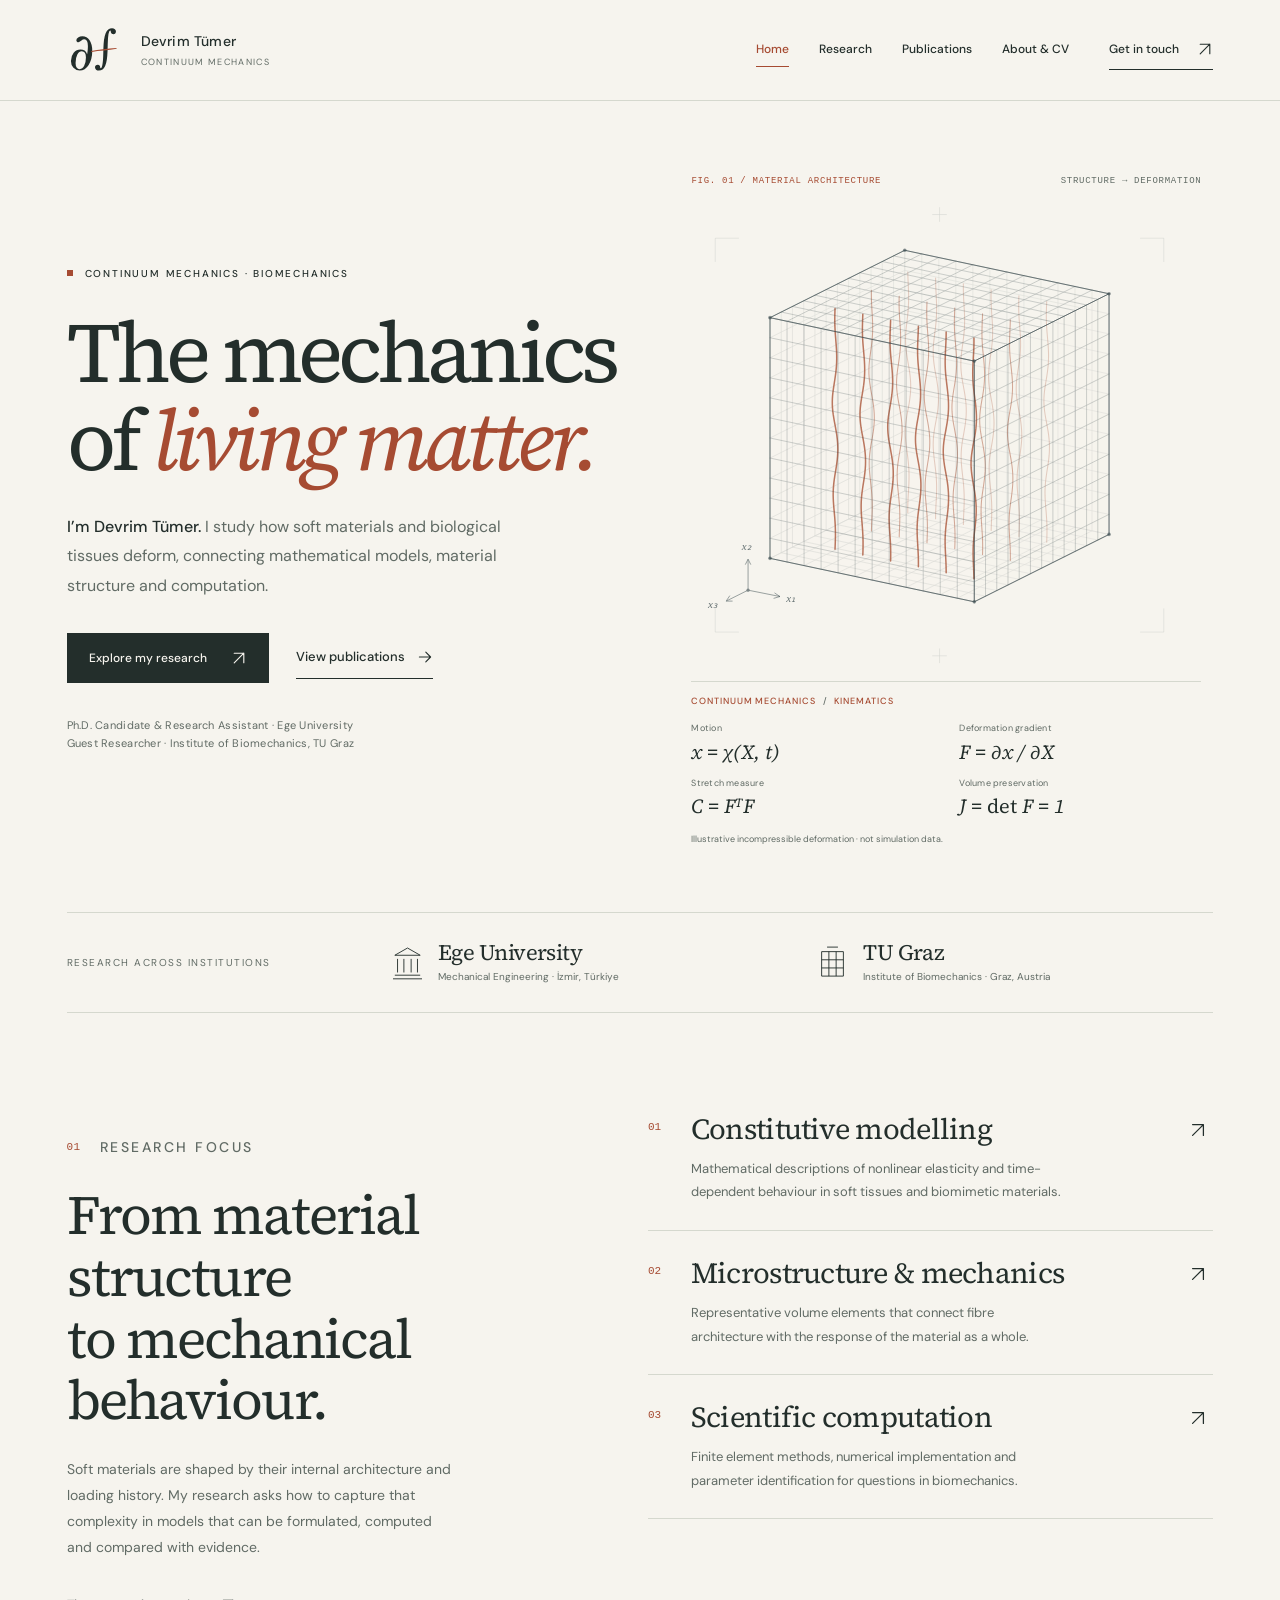
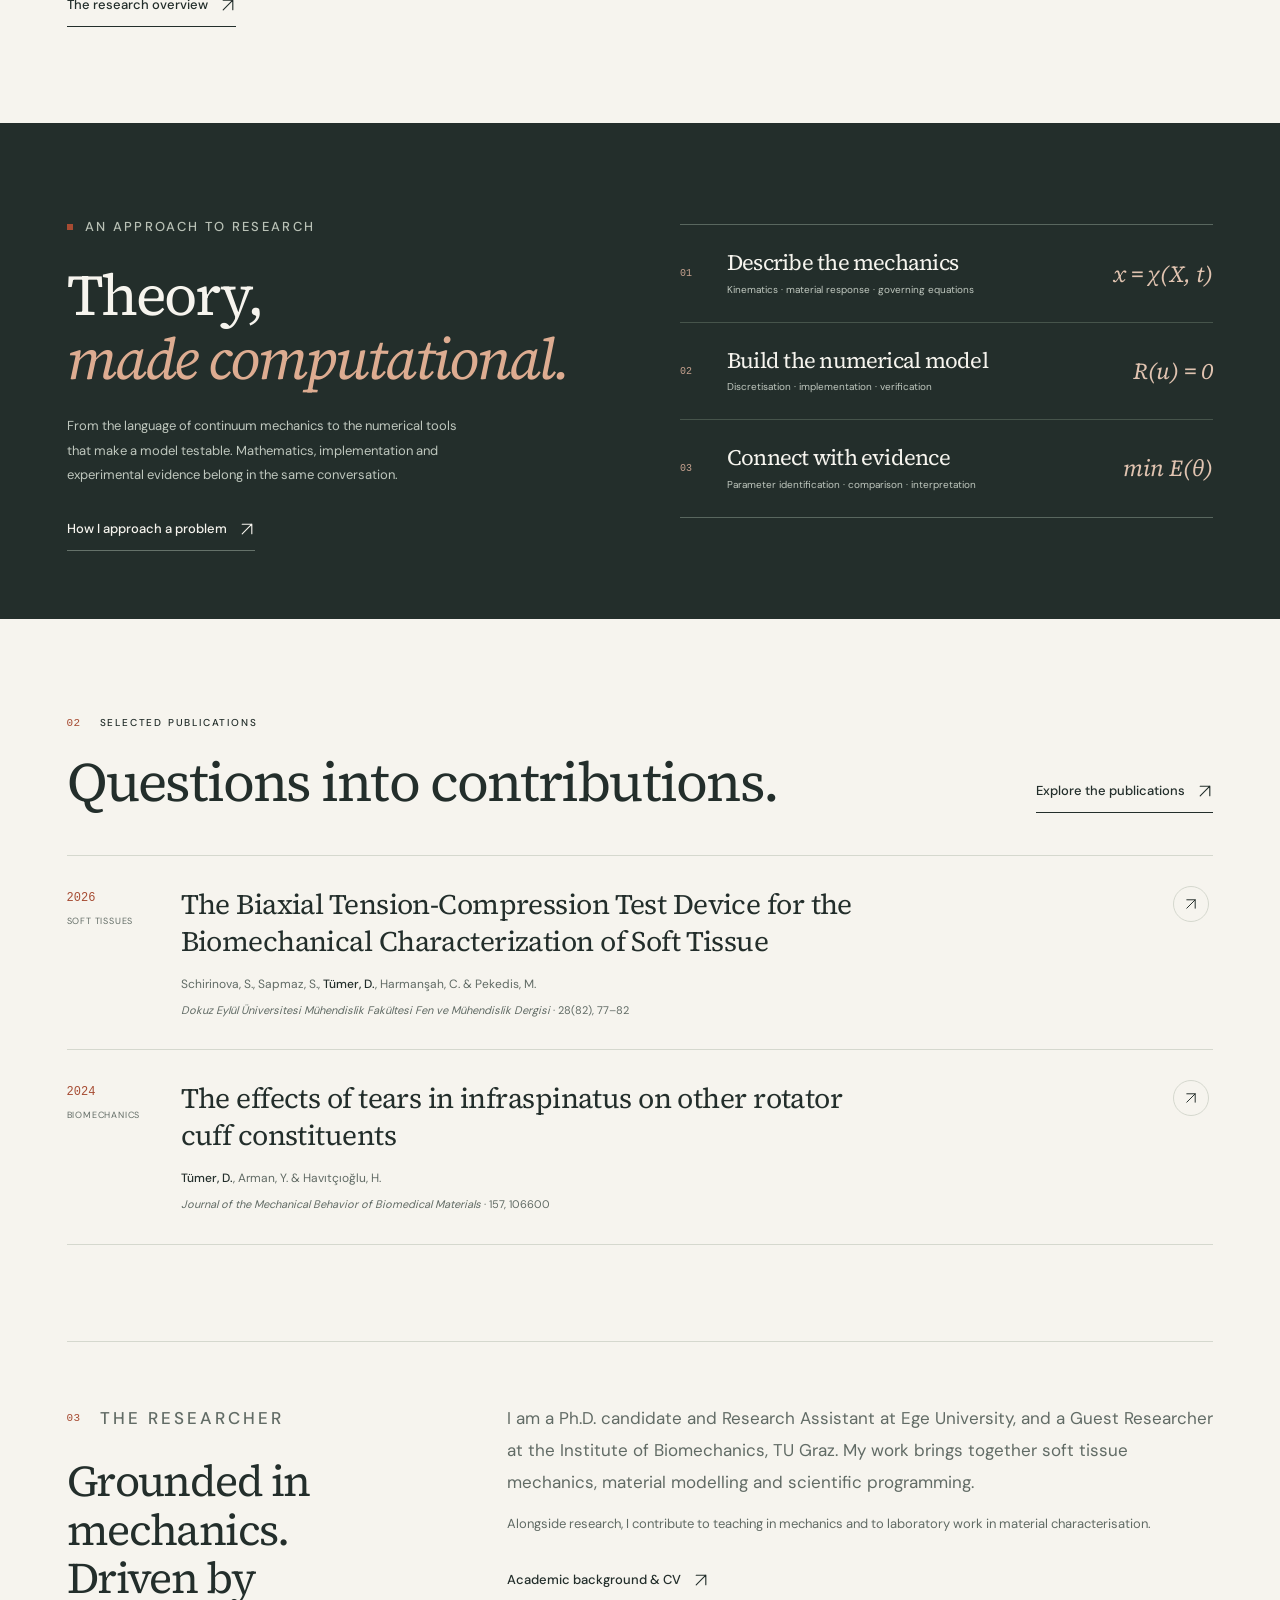
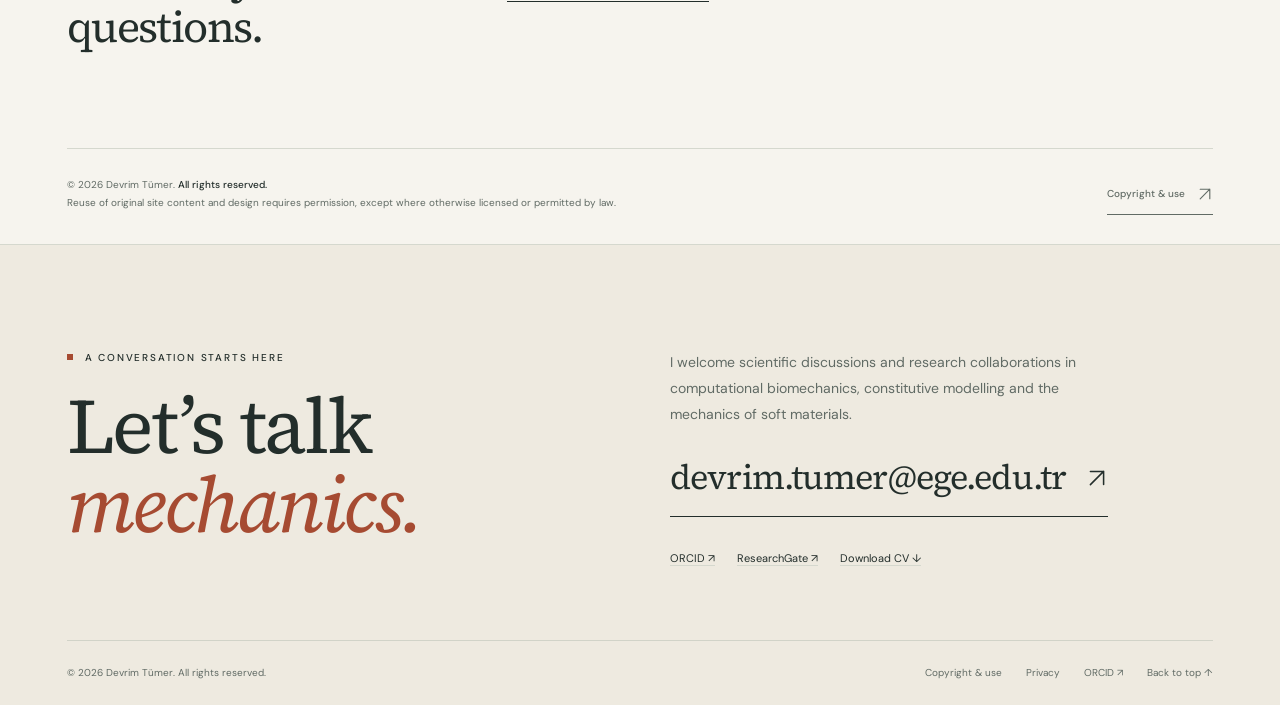
<file: index.html>
<!doctype html>
<html lang="en"><head>
<meta charset="utf-8"><meta name="viewport" content="width=device-width, initial-scale=1">
<title>Devrim Tümer — Continuum Mechanics &amp; Computation</title><meta name="description" content="Devrim Tümer studies continuum mechanics, computational biomechanics, constitutive modelling and soft materials as a Ph.D. candidate and researcher.">
<meta name="author" content="Devrim Tümer"><meta name="copyright" content="© 2026 Devrim Tümer. All rights reserved; see Copyright &amp; use."><meta name="theme-color" content="#f6f4ee"><meta name="color-scheme" content="light">
<link rel="canonical" href="https://devrimtumer.com/"><link rel="icon" href="assets/images/favicon.svg?v=20261112b" type="image/svg+xml"><link rel="icon" href="assets/images/favicon-32.png?v=20261112b" sizes="32x32" type="image/png"><link rel="apple-touch-icon" href="assets/images/apple-touch-icon.png?v=20261112b"><link rel="manifest" href="manifest.webmanifest?v=20261112b"><link rel="license" href="rights.html">
<meta property="og:type" content="website"><meta property="og:site_name" content="Devrim Tümer"><meta property="og:title" content="Devrim Tümer — Continuum Mechanics &amp; Computation"><meta property="og:description" content="Devrim Tümer studies continuum mechanics, computational biomechanics, constitutive modelling and soft materials as a Ph.D. candidate and researcher."><meta property="og:url" content="https://devrimtumer.com/"><meta property="og:image" content="https://devrimtumer.com/assets/images/social-card.png?v=20261112b"><meta property="og:image:width" content="1200"><meta property="og:image:height" content="630"><meta property="og:image:alt" content="Devrim Tümer — Continuum mechanics and computation. A mathematical monogram and an illustrated continuum material element."><meta property="og:locale" content="en_GB"><meta name="twitter:card" content="summary_large_image"><meta name="twitter:title" content="Devrim Tümer — Continuum Mechanics &amp; Computation"><meta name="twitter:description" content="Devrim Tümer studies continuum mechanics, computational biomechanics, constitutive modelling and soft materials as a Ph.D. candidate and researcher."><meta name="twitter:image" content="https://devrimtumer.com/assets/images/social-card.png?v=20261112b">
<link rel="preload" href="assets/fonts/dm-sans-regular.woff" as="font" type="font/woff" crossorigin><link rel="preload" href="assets/fonts/source-serif-regular.woff" as="font" type="font/woff" crossorigin>
<link rel="stylesheet" href="assets/css/site.css?v=20261112b">
<script type="application/ld+json">{"@context":"https://schema.org","@graph":[{"@type":"Person","@id":"https://devrimtumer.com/#person","name":"Devrim Tümer","givenName":"Devrim","familyName":"Tümer","url":"https://devrimtumer.com/","jobTitle":"Ph.D. Candidate and Research Assistant in Mechanical Engineering","email":"mailto:devrim.tumer@ege.edu.tr","affiliation":[{"@type":"CollegeOrUniversity","name":"Ege University","url":"https://ege.edu.tr/"},{"@type":"CollegeOrUniversity","name":"Graz University of Technology","url":"https://www.tugraz.at/"}],"sameAs":["https://orcid.org/0000-0003-2806-7648","https://www.researchgate.net/profile/Devrim-Tuemer"],"knowsAbout":["Computational biomechanics","Constitutive modelling","Continuum mechanics","Finite element analysis","Multiscale modelling","Scientific computing"]},{"@type":"WebSite","@id":"https://devrimtumer.com/#website","name":"Devrim Tümer — Continuum Mechanics & Computation","url":"https://devrimtumer.com/"},{"@type":"WebPage","@id":"https://devrimtumer.com/#webpage","url":"https://devrimtumer.com/","name":"Devrim Tümer — Continuum Mechanics & Computation","description":"Devrim Tümer studies continuum mechanics, computational biomechanics, constitutive modelling and soft materials as a Ph.D. candidate and researcher.","inLanguage":"en","dateModified":"2026-11-12","about":{"@id":"https://devrimtumer.com/#person"},"isPartOf":{"@id":"https://devrimtumer.com/#website"},"copyrightHolder":{"@id":"https://devrimtumer.com/#person"},"copyrightYear":2026,"license":"https://devrimtumer.com/rights.html"}]}</script>
<script src="assets/js/site.js" defer></script>
<script src="assets/js/mechanics.js" defer></script>
</head><body><a class="skip-link" href="#main">Skip to content</a>
    <header class="site-header" id="top"><div class="container header-inner">
      <a class="brand" href="index.html" aria-label="Devrim Tümer — home"><img class="brand-monogram" src="assets/images/monogram.svg?v=20261112b" width="100" height="84" alt="" aria-hidden="true"><span><span class="brand-name">Devrim Tümer</span><span class="brand-caption">Continuum mechanics</span></span></a>
      <button class="menu-toggle" data-menu-toggle type="button" aria-controls="site-navigation" aria-expanded="false" aria-label="Open navigation"><span>Menu</span><span class="menu-lines" aria-hidden="true"></span></button>
      <nav class="site-nav" id="site-navigation" aria-label="Main navigation"><a href="index.html" aria-current="page">Home</a><a href="research.html">Research</a><a href="publications.html">Publications</a><a href="vitae.html">About & CV</a><a class="nav-contact" href="#contact">Get in touch <svg class="arrow" viewBox="0 0 20 20" aria-hidden="true"><path d="M4 16 16 4M4 4h12v12"/></svg></a></nav>
    </div></header><main id="main">
<div class="container">
<section class="hero" aria-labelledby="hero-heading">
 <div class="hero-copy"><p class="eyebrow">Continuum mechanics · Biomechanics</p>
 <h1 id="hero-heading">The mechanics<br>of <em>living matter.</em></h1>
 <p class="hero-intro"><strong>I’m Devrim Tümer.</strong> I study how soft materials and biological tissues deform, connecting mathematical models, material structure and computation.</p>
 <div class="hero-actions"><a class="button" href="research.html">Explore my research <svg class="arrow" viewBox="0 0 20 20" aria-hidden="true"><path d="M4 16 16 4M4 4h12v12"/></svg></a><a class="text-link" href="publications.html">View publications <svg class="arrow" viewBox="0 0 20 20" aria-hidden="true"><path d="M3 10h14M11 4l6 6-6 6"/></svg></a></div>
 <p class="hero-meta"><span>Ph.D. Candidate &amp; Research Assistant · Ege University</span><span>Guest Researcher · Institute of Biomechanics, TU Graz</span></p></div>
 <figure class="hero-figure" data-mechanics data-mode="tension">
 <div class="figure-top"><span class="figure-index">Fig. 01 / Material architecture</span><span>Structure → deformation</span></div>
 <div class="mechanics-stage"><img data-mechanics-fallback src="assets/images/continuum.svg" width="600" height="540" alt="A three-dimensional fibre-reinforced material element under a volume-preserving deformation"><div data-mechanics-stage></div></div>
 <figcaption class="kinematics-caption">
  <p class="kinematics-heading">Continuum mechanics <span aria-hidden="true">/</span> Kinematics</p>
  <dl class="equation-grid">
   <div><dt>Motion</dt><dd><span aria-hidden="true">x = χ(X, t)</span><span class="sr-only">Current position x equals the motion map chi of reference position X and time t.</span></dd></div>
   <div><dt>Deformation gradient</dt><dd><span aria-hidden="true">F = ∂x / ∂X</span><span class="sr-only">The deformation gradient F is the derivative of current position x with respect to reference position X.</span></dd></div>
   <div><dt>Stretch measure</dt><dd><span aria-hidden="true">C = F<sup>T</sup>F</span><span class="sr-only">The right Cauchy–Green tensor C equals the transpose of F multiplied by F.</span></dd></div>
   <div><dt>Volume preservation</dt><dd><span aria-hidden="true">J = <span class="math-operator">det</span> F = 1</span><span class="sr-only">For this illustrated incompressible deformation, the local volume ratio J is the determinant of F and equals one.</span></dd></div>
  </dl>
  <p class="kinematics-note">Illustrative incompressible deformation · not simulation data.</p>
 </figcaption>
 </figure>
</section>
<div class="affiliation-strip" aria-label="Academic affiliations"><p class="affiliation-heading">Research across institutions</p>
 <div class="affiliation"><svg class="affiliation-glyph" viewBox="0 0 32 38" fill="none" stroke="currentColor" stroke-width="1" aria-hidden="true"><path d="M2 11 16 3l14 8H2ZM5 15v15m7-15v15m8-15v15m7-15v15M2 33h28M0 37h32"/></svg><a href="https://me.ege.edu.tr/tr-3862/mekanik_anabilim_dali.html"><strong>Ege University</strong><span>Mechanical Engineering · İzmir, Türkiye</span></a></div>
 <div class="affiliation"><svg class="affiliation-glyph" viewBox="0 0 32 38" fill="none" stroke="currentColor" stroke-width="1" aria-hidden="true"><path d="M4 7h24v27H4V7Zm0 9h24M4 25h24M12 7v27M20 7v27M10 2h12"/></svg><a href="https://biomech.tugraz.at/visitors"><strong>TU Graz</strong><span>Institute of Biomechanics · Graz, Austria</span></a></div>
</div>
<section class="section research-overview" aria-labelledby="research-heading"><div class="research-intro"><p class="eyebrow plain"><span class="section-number">01</span> Research focus</p><h2 id="research-heading">From material structure<br>to mechanical behaviour.</h2><p>Soft materials are shaped by their internal architecture and loading history. My research asks how to capture that complexity in models that can be formulated, computed and compared with evidence.</p><a class="text-link" href="research.html">The research overview <svg class="arrow" viewBox="0 0 20 20" aria-hidden="true"><path d="M4 16 16 4M4 4h12v12"/></svg></a></div>
 <div><a class="theme-row" href="research.html#constitutive"><span class="number">01</span><div><h3>Constitutive modelling</h3><p>Mathematical descriptions of nonlinear elasticity and time-dependent behaviour in soft tissues and biomimetic materials.</p></div><span class="row-arrow"><svg class="arrow" viewBox="0 0 20 20" aria-hidden="true"><path d="M4 16 16 4M4 4h12v12"/></svg></span></a>
 <a class="theme-row" href="research.html#multiscale"><span class="number">02</span><div><h3>Microstructure &amp; mechanics</h3><p>Representative volume elements that connect fibre architecture with the response of the material as a whole.</p></div><span class="row-arrow"><svg class="arrow" viewBox="0 0 20 20" aria-hidden="true"><path d="M4 16 16 4M4 4h12v12"/></svg></span></a>
 <a class="theme-row" href="research.html#computation"><span class="number">03</span><div><h3>Scientific computation</h3><p>Finite element methods, numerical implementation and parameter identification for questions in biomechanics.</p></div><span class="row-arrow"><svg class="arrow" viewBox="0 0 20 20" aria-hidden="true"><path d="M4 16 16 4M4 4h12v12"/></svg></span></a></div>
</section></div>
<section class="method-band" aria-labelledby="method-heading"><div class="container method-inner"><div><p class="eyebrow">An approach to research</p><h2 id="method-heading">Theory,<br><em>made computational.</em></h2><p>From the language of continuum mechanics to the numerical tools that make a model testable. Mathematics, implementation and experimental evidence belong in the same conversation.</p><a class="text-link" href="research.html#workflow">How I approach a problem <svg class="arrow" viewBox="0 0 20 20" aria-hidden="true"><path d="M4 16 16 4M4 4h12v12"/></svg></a></div>
 <div class="method-notebook"><div class="notebook-row"><span class="number">01</span><div><h3>Describe the mechanics</h3><p>Kinematics · material response · governing equations</p></div><span class="equation" aria-hidden="true">x = χ(X, t)</span></div><div class="notebook-row"><span class="number">02</span><div><h3>Build the numerical model</h3><p>Discretisation · implementation · verification</p></div><span class="equation" aria-hidden="true">R(u) = 0</span></div><div class="notebook-row"><span class="number">03</span><div><h3>Connect with evidence</h3><p>Parameter identification · comparison · interpretation</p></div><span class="equation" aria-hidden="true">min E(θ)</span></div></div>
</div></section>
<div class="container"><section class="section" aria-labelledby="selected-heading"><div class="section-head"><div><p class="eyebrow plain"><span class="section-number">02</span> Selected publications</p><h2 id="selected-heading">Questions into contributions.</h2></div><a class="text-link" href="publications.html">Explore the publications <svg class="arrow" viewBox="0 0 20 20" aria-hidden="true"><path d="M4 16 16 4M4 4h12v12"/></svg></a></div><div class="pub-list"><article class="publication" id="biaxial-2026">
      <div class="pub-year">2026<span class="pub-kind">Soft tissues</span></div>
      <div><h3><a href="https://doi.org/10.21205/deufmd.2026288210">The Biaxial Tension-Compression Test Device for the Biomechanical Characterization of Soft Tissue</a></h3><p class="pub-authors">Schirinova, S., Sapmaz, S., <strong>Tümer, D.</strong>, Harmanşah, C. &amp; Pekedis, M.</p><p class="pub-journal"><cite>Dokuz Eylül Üniversitesi Mühendislik Fakültesi Fen ve Mühendislik Dergisi</cite> · 28(82), 77–82</p></div>
      <a class="pub-arrow" href="https://doi.org/10.21205/deufmd.2026288210" aria-label="Open publisher page for The Biaxial Tension-Compression Test Device for the Biomechanical Characterization of Soft Tissue"><svg class="arrow" viewBox="0 0 20 20" aria-hidden="true"><path d="M4 16 16 4M4 4h12v12"/></svg></a>
    </article><article class="publication" id="rotator-cuff-2024">
      <div class="pub-year">2024<span class="pub-kind">Biomechanics</span></div>
      <div><h3><a href="https://doi.org/10.1016/j.jmbbm.2024.106600">The effects of tears in infraspinatus on other rotator cuff constituents</a></h3><p class="pub-authors"><strong>Tümer, D.</strong>, Arman, Y. &amp; Havıtçıoğlu, H.</p><p class="pub-journal"><cite>Journal of the Mechanical Behavior of Biomedical Materials</cite> · 157, 106600</p></div>
      <a class="pub-arrow" href="https://doi.org/10.1016/j.jmbbm.2024.106600" aria-label="Open publisher page for The effects of tears in infraspinatus on other rotator cuff constituents"><svg class="arrow" viewBox="0 0 20 20" aria-hidden="true"><path d="M4 16 16 4M4 4h12v12"/></svg></a>
    </article></div></section>
<section class="section" style="padding-top:0" aria-labelledby="about-preview-heading"><div class="about-preview"><div><p class="eyebrow plain" style="margin-bottom:23px"><span class="section-number">03</span> The researcher</p><h2 id="about-preview-heading">Grounded in mechanics.<br>Driven by questions.</h2></div><div><p>I am a Ph.D. candidate and Research Assistant at Ege University, and a Guest Researcher at the Institute of Biomechanics, TU Graz. My work brings together soft tissue mechanics, material modelling and scientific programming.</p><p>Alongside research, I contribute to teaching in mechanics and to laboratory work in material characterisation.</p><a class="text-link" href="vitae.html">Academic background &amp; CV <svg class="arrow" viewBox="0 0 20 20" aria-hidden="true"><path d="M4 16 16 4M4 4h12v12"/></svg></a></div></div></section>
<aside class="rights-note" aria-label="Copyright and reuse"><p>© 2026 Devrim Tümer. <strong>All rights reserved.</strong><br>Reuse of original site content and design requires permission, except where otherwise licensed or permitted by law.</p><a class="text-link" href="rights.html">Copyright &amp; use <svg class="arrow" viewBox="0 0 20 20" aria-hidden="true"><path d="M4 16 16 4M4 4h12v12"/></svg></a></aside></div>
</main><section class="contact-section" id="contact" aria-labelledby="contact-heading"><div class="container contact-inner">
      <div><p class="eyebrow">A conversation starts here</p><h2 id="contact-heading">Let’s talk<br><em>mechanics.</em></h2></div>
      <div class="contact-info"><p>I welcome scientific discussions and research collaborations in computational biomechanics, constitutive modelling and the mechanics of soft materials.</p>
      <a class="email-link" href="mailto:devrim.tumer@ege.edu.tr">devrim.tumer@ege.edu.tr <svg class="arrow" viewBox="0 0 20 20" aria-hidden="true"><path d="M4 16 16 4M4 4h12v12"/></svg></a>
      <div class="contact-profiles"><a href="https://orcid.org/0000-0003-2806-7648">ORCID ↗</a><a href="https://www.researchgate.net/profile/Devrim-Tuemer">ResearchGate ↗</a><a href="assets/docs/Devrim_Tumer_CV.pdf" download>Download CV ↓</a></div></div>
    </div></section>
    <footer class="site-footer"><div class="container"><div class="footer-inner"><p>© 2026 Devrim Tümer. All rights reserved.</p><div class="footer-links"><a href="rights.html">Copyright &amp; use</a><a href="vitae.html#privacy">Privacy</a><a href="https://orcid.org/0000-0003-2806-7648">ORCID ↗</a><a href="#top">Back to top ↑</a></div></div></div></footer>
    <div class="toast" role="status" aria-live="polite" data-toast hidden></div></body></html>
</file>
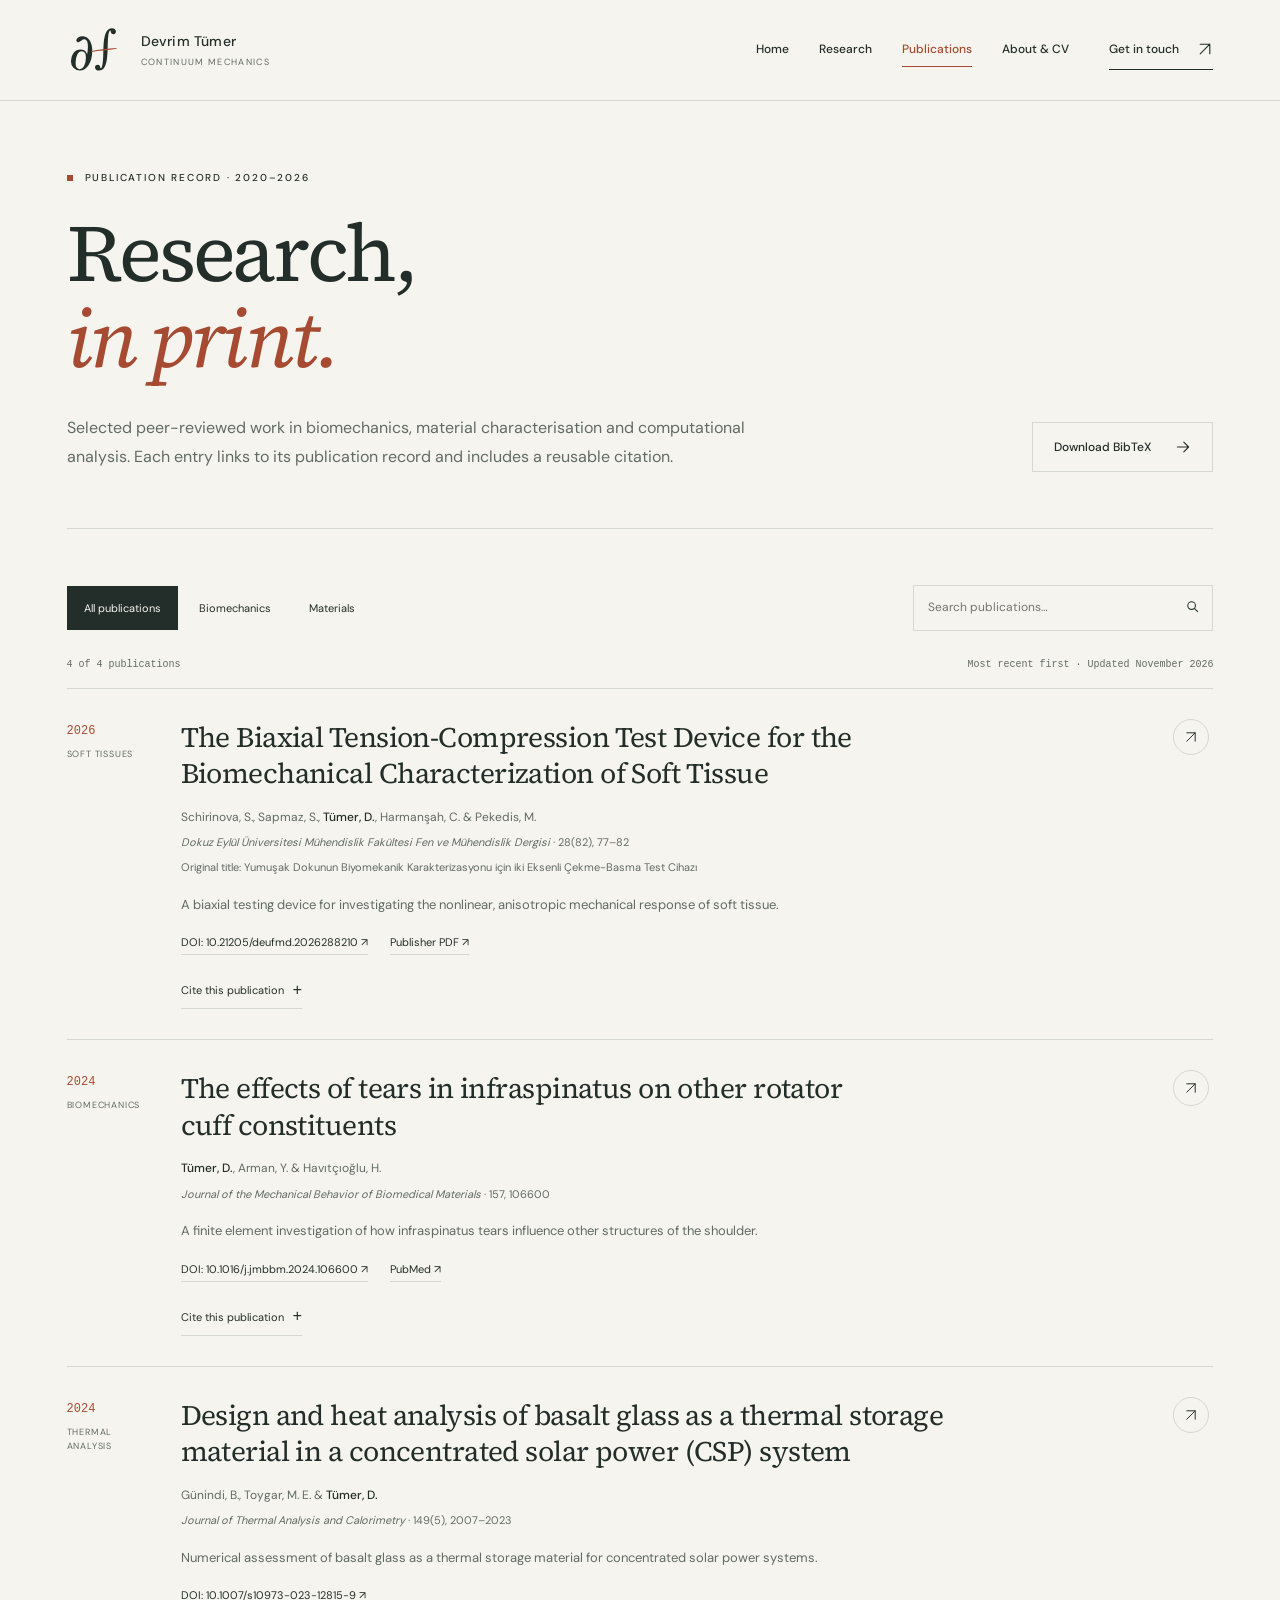
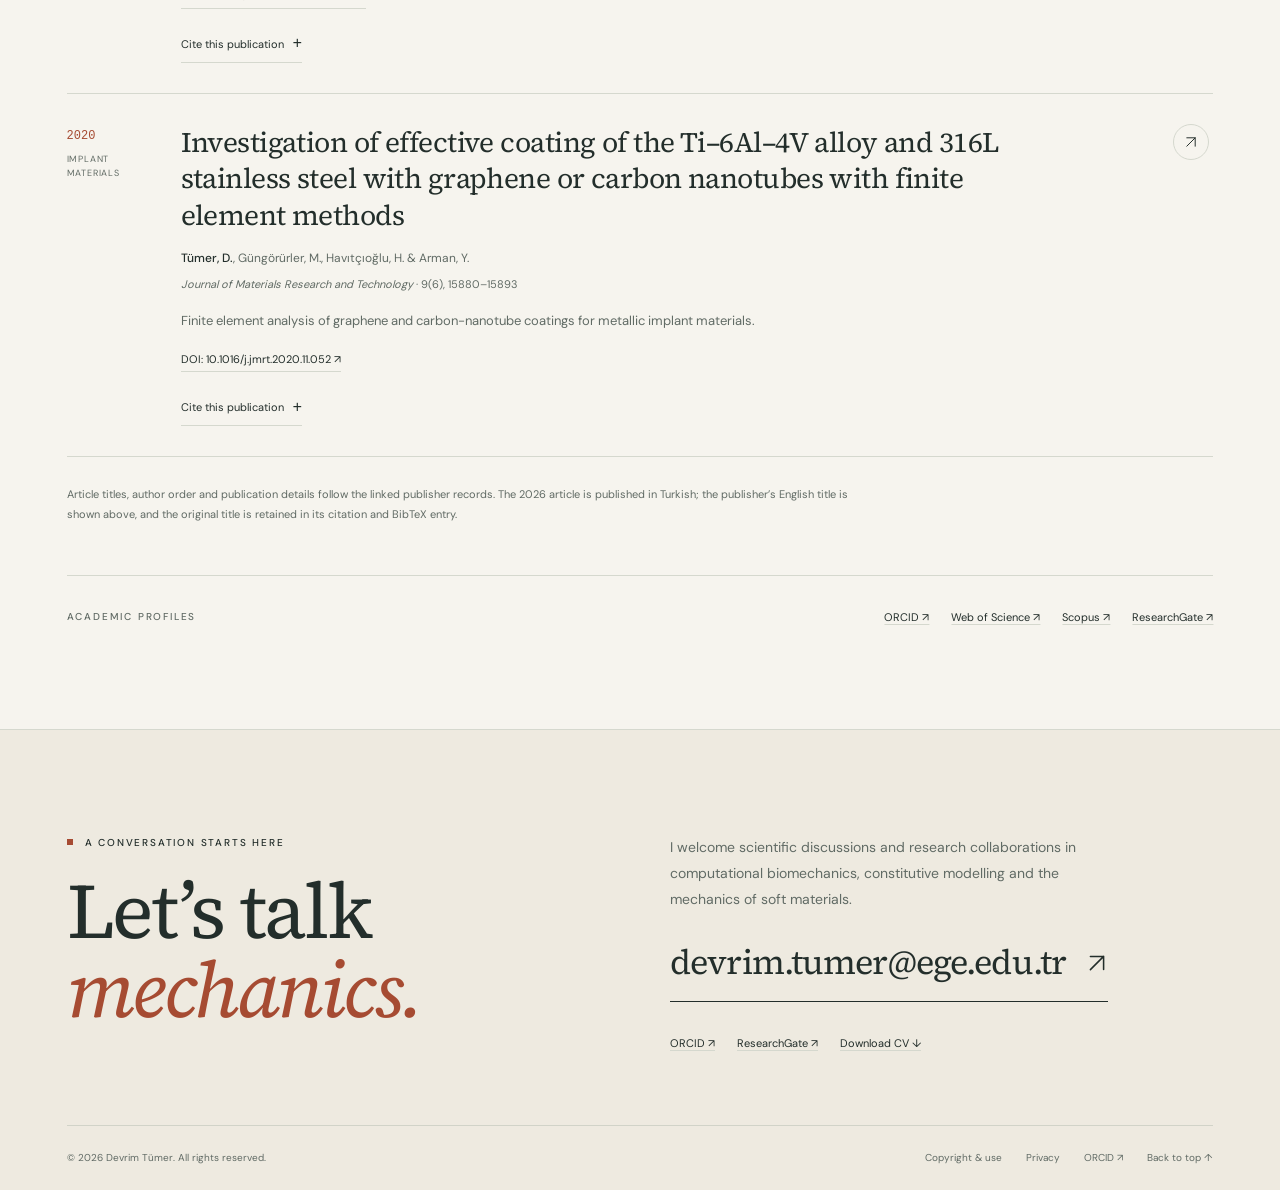
<file: news.html>
<!doctype html><html lang="en"><head><meta charset="utf-8"><meta name="viewport" content="width=device-width,initial-scale=1"><meta http-equiv="refresh" content="0;url=publications.html"><link rel="canonical" href="https://devrimtumer.com/publications.html"><title>Publications — Devrim Tümer</title><meta name="robots" content="noindex"><link rel="stylesheet" href="assets/css/site.css"></head><body><main class="container not-found"><p class="eyebrow">Devrim Tümer</p><h1>Publications</h1><p>This page has moved.</p><a class="button" href="publications.html">Continue to publications <svg class="arrow" viewBox="0 0 20 20" aria-hidden="true"><path d="M3 10h14M11 4l6 6-6 6"/></svg></a></main></body></html>
</file>
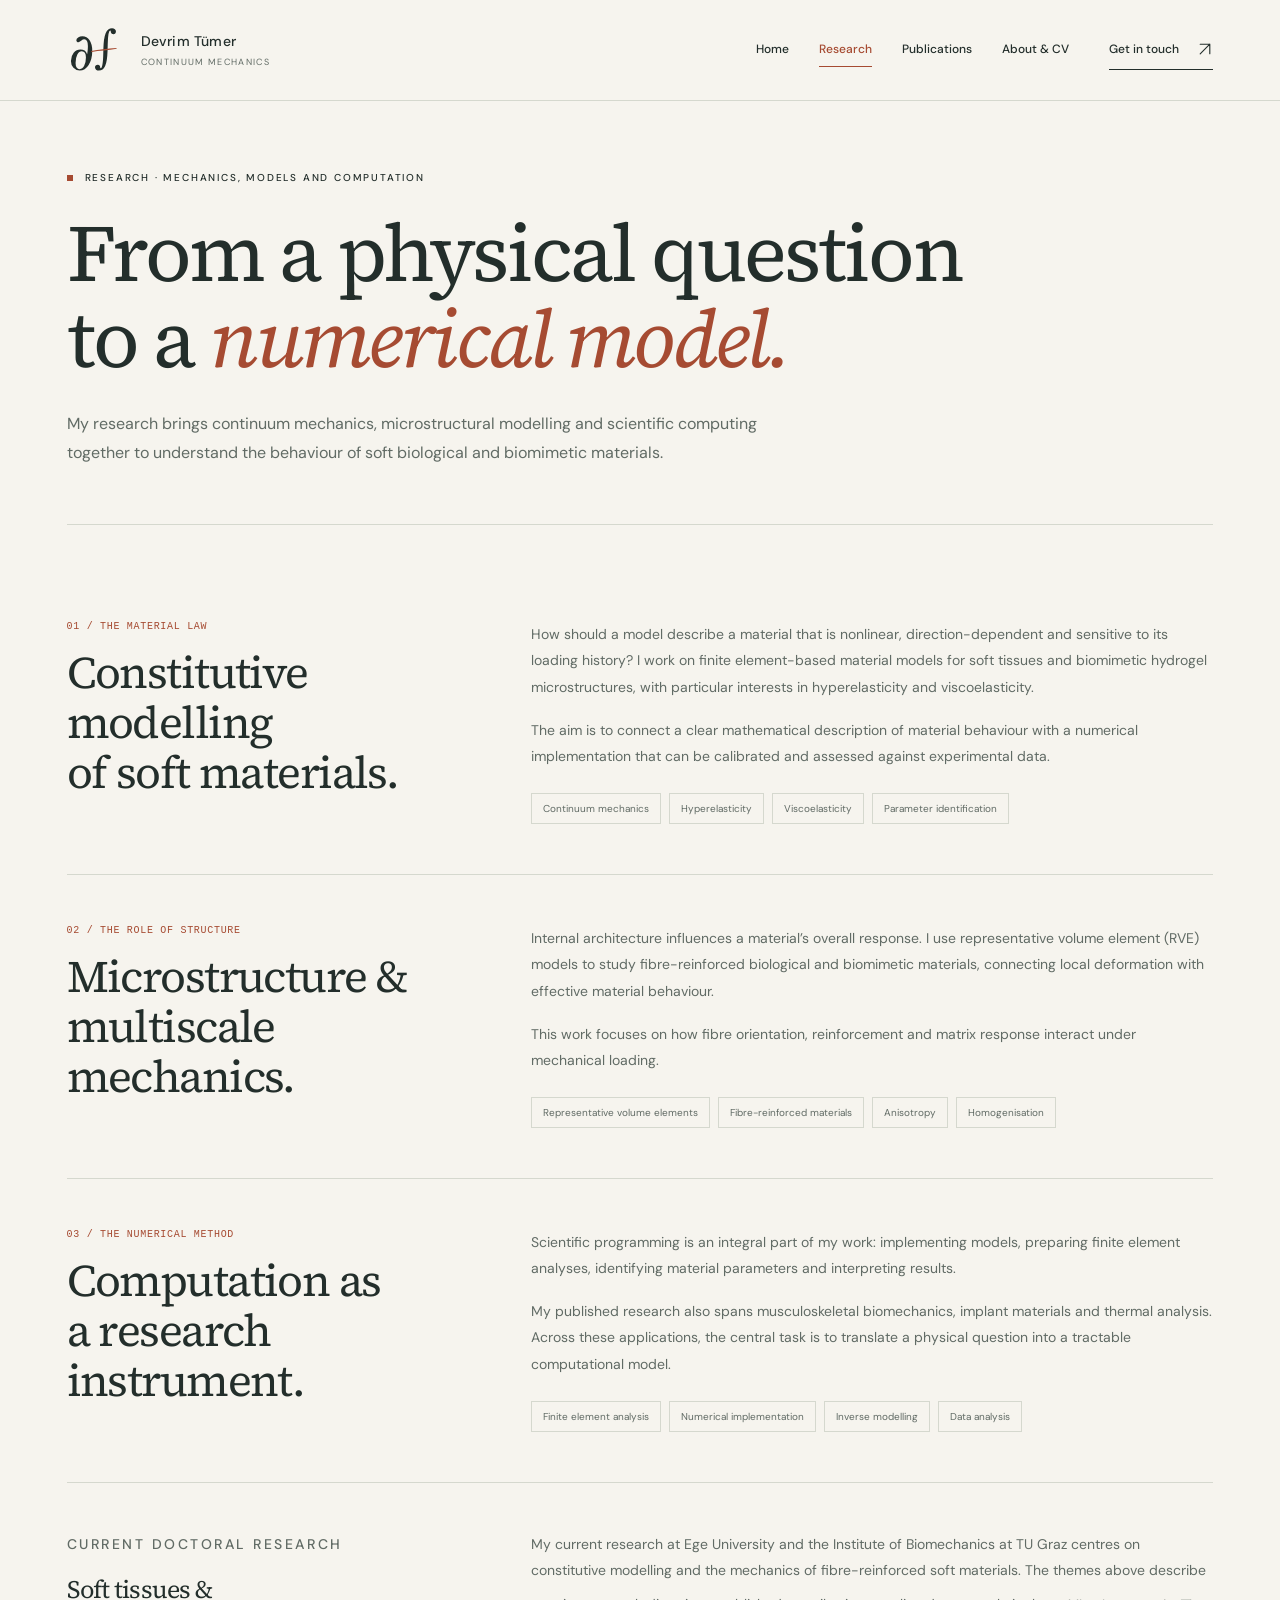
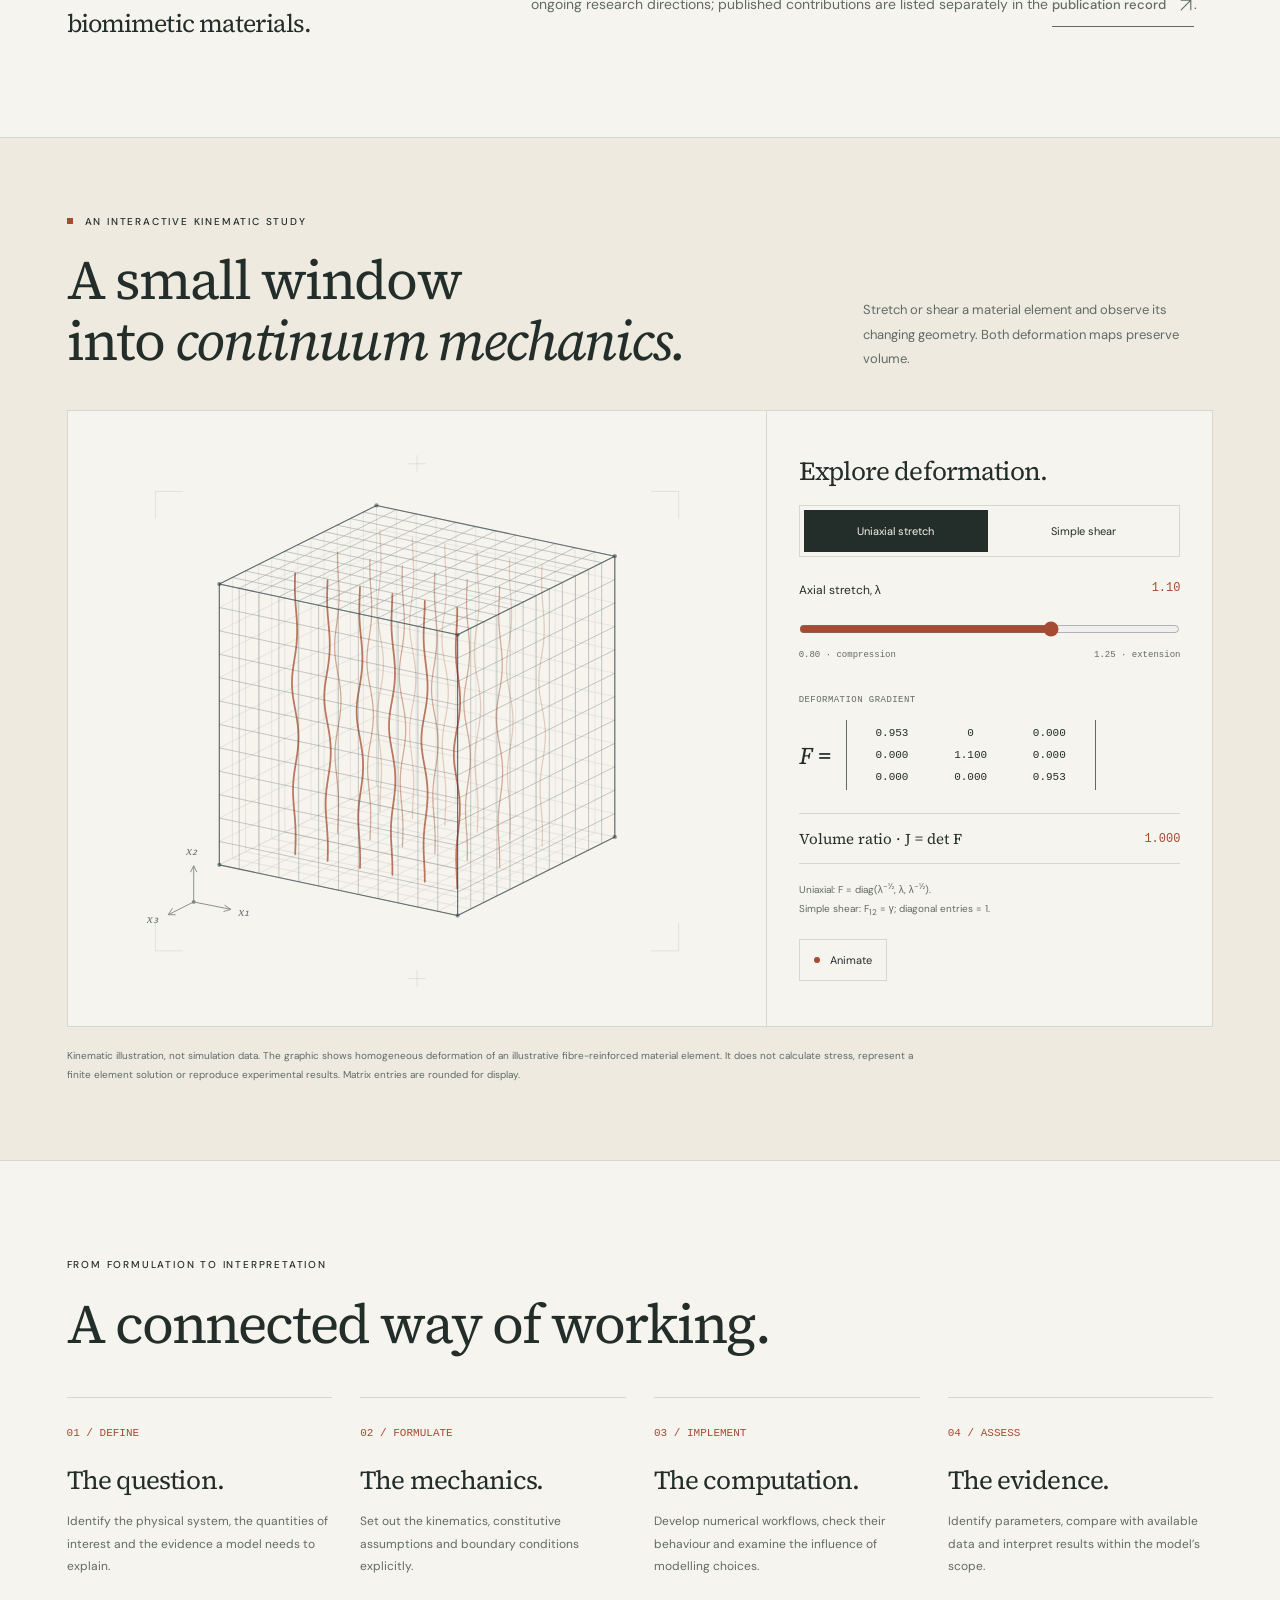
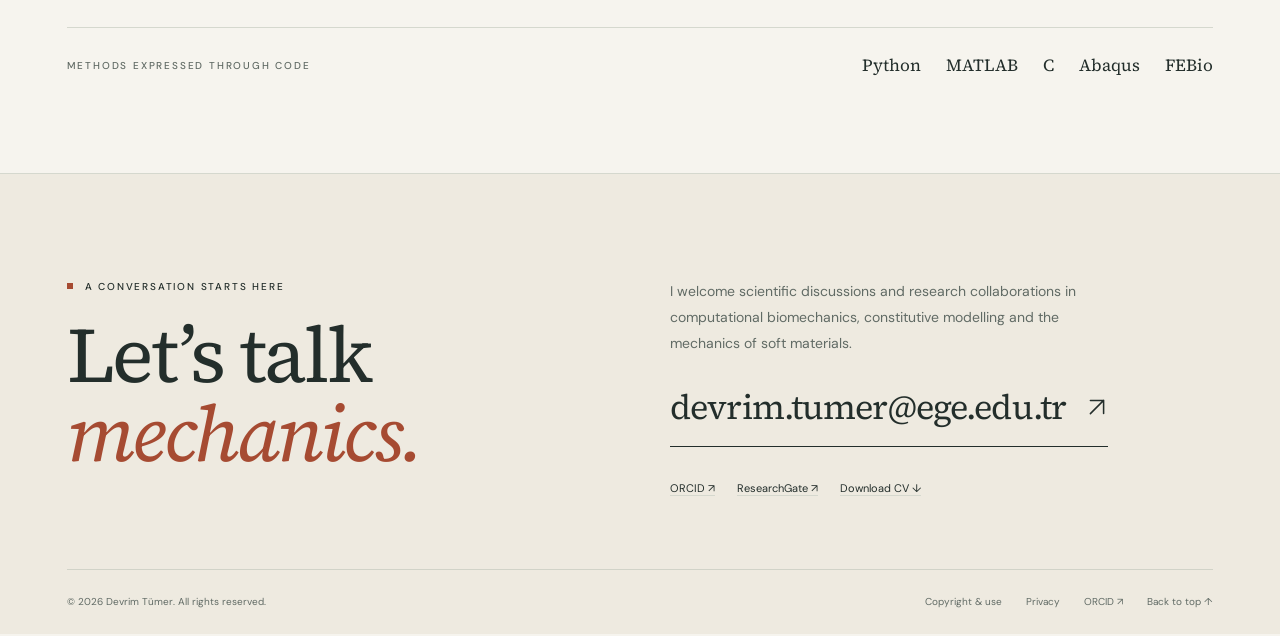
<file: projects.html>
<!doctype html><html lang="en"><head><meta charset="utf-8"><meta name="viewport" content="width=device-width,initial-scale=1"><meta http-equiv="refresh" content="0;url=research.html"><link rel="canonical" href="https://devrimtumer.com/research.html"><title>Research — Devrim Tümer</title><meta name="robots" content="noindex"><link rel="stylesheet" href="assets/css/site.css"></head><body><main class="container not-found"><p class="eyebrow">Devrim Tümer</p><h1>Research</h1><p>This page has moved.</p><a class="button" href="research.html">Continue to research <svg class="arrow" viewBox="0 0 20 20" aria-hidden="true"><path d="M3 10h14M11 4l6 6-6 6"/></svg></a></main></body></html>
</file>
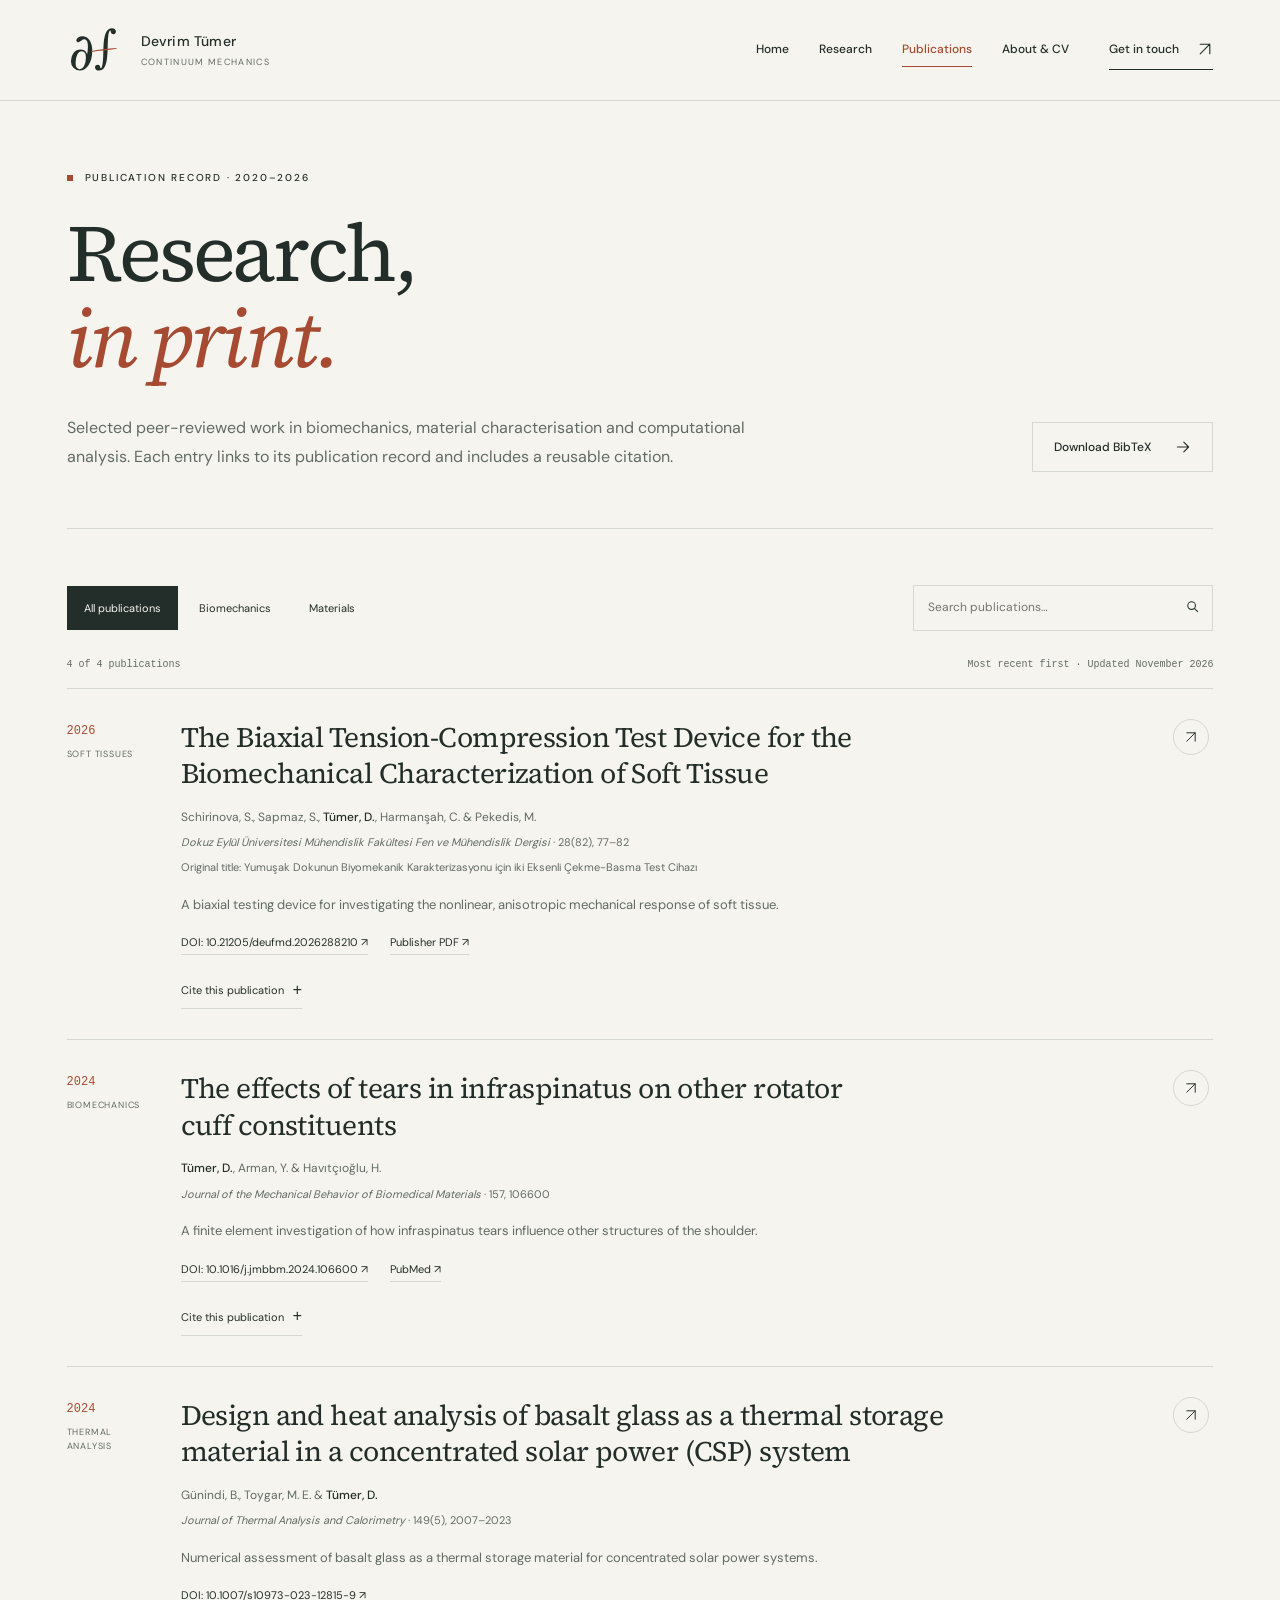
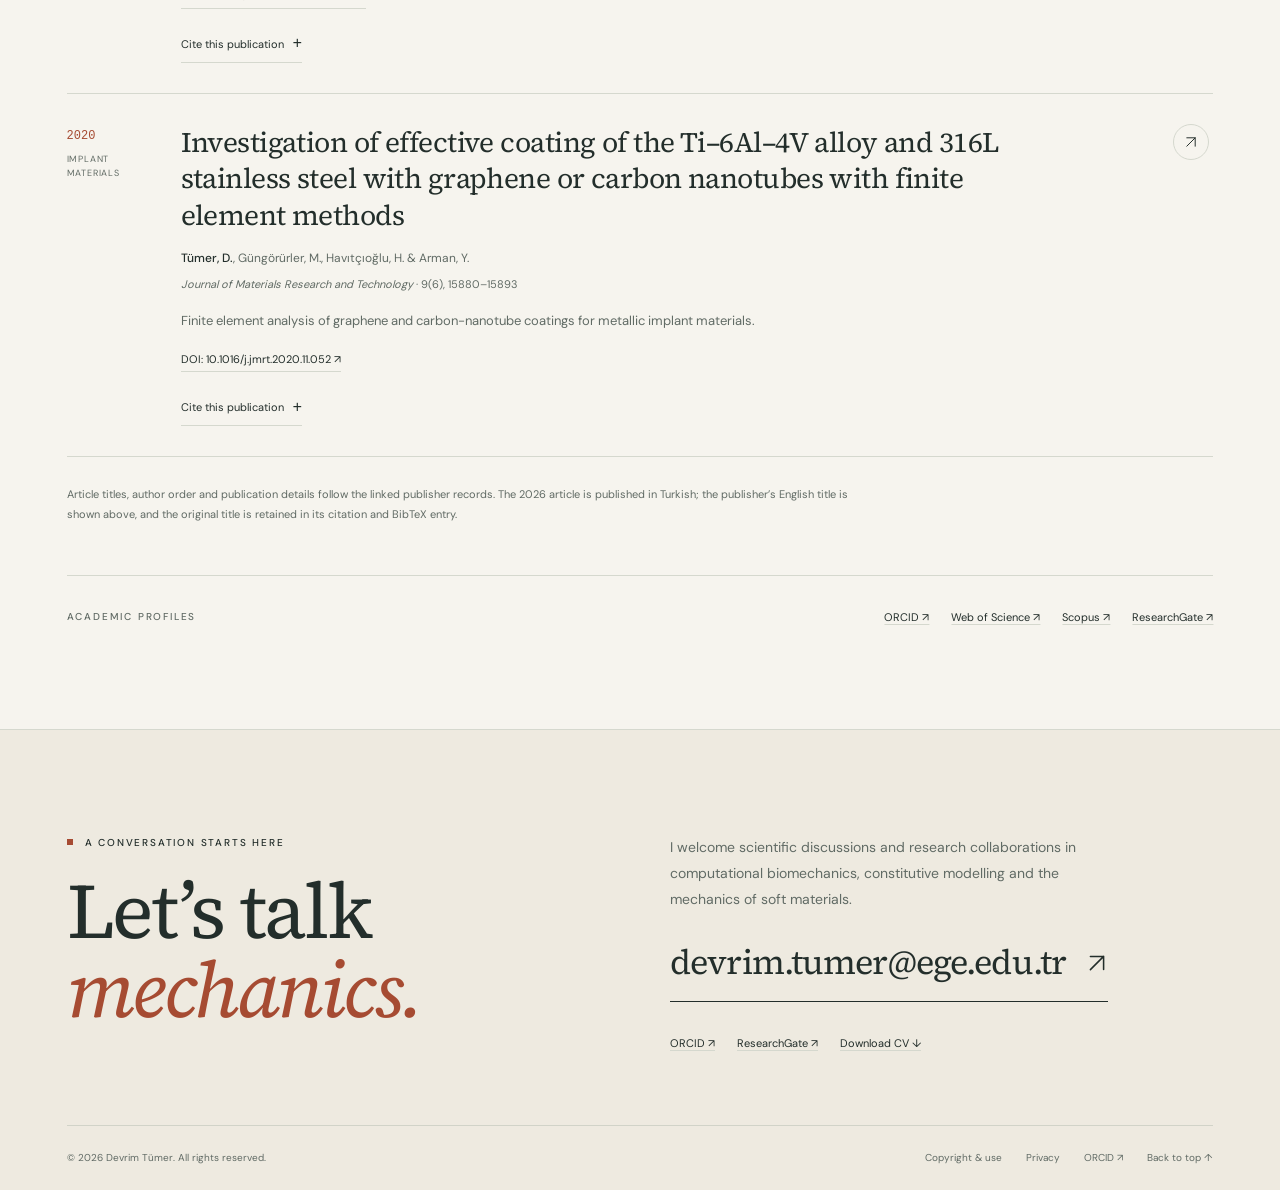
<file: publications.html>
<!doctype html>
<html lang="en"><head>
<meta charset="utf-8"><meta name="viewport" content="width=device-width, initial-scale=1">
<title>Publications — Devrim Tümer</title><meta name="description" content="Selected publications by Devrim Tümer in computational biomechanics, soft tissue characterisation and materials analysis, with DOI links and BibTeX citations.">
<meta name="author" content="Devrim Tümer"><meta name="copyright" content="© 2026 Devrim Tümer. All rights reserved; see Copyright &amp; use."><meta name="theme-color" content="#f6f4ee"><meta name="color-scheme" content="light">
<link rel="canonical" href="https://devrimtumer.com/publications.html"><link rel="icon" href="assets/images/favicon.svg?v=20261112b" type="image/svg+xml"><link rel="icon" href="assets/images/favicon-32.png?v=20261112b" sizes="32x32" type="image/png"><link rel="apple-touch-icon" href="assets/images/apple-touch-icon.png?v=20261112b"><link rel="manifest" href="manifest.webmanifest?v=20261112b"><link rel="license" href="rights.html">
<meta property="og:type" content="website"><meta property="og:site_name" content="Devrim Tümer"><meta property="og:title" content="Publications — Devrim Tümer"><meta property="og:description" content="Selected publications by Devrim Tümer in computational biomechanics, soft tissue characterisation and materials analysis, with DOI links and BibTeX citations."><meta property="og:url" content="https://devrimtumer.com/publications.html"><meta property="og:image" content="https://devrimtumer.com/assets/images/social-card.png?v=20261112b"><meta property="og:image:width" content="1200"><meta property="og:image:height" content="630"><meta property="og:image:alt" content="Devrim Tümer — Continuum mechanics and computation. A mathematical monogram and an illustrated continuum material element."><meta property="og:locale" content="en_GB"><meta name="twitter:card" content="summary_large_image"><meta name="twitter:title" content="Publications — Devrim Tümer"><meta name="twitter:description" content="Selected publications by Devrim Tümer in computational biomechanics, soft tissue characterisation and materials analysis, with DOI links and BibTeX citations."><meta name="twitter:image" content="https://devrimtumer.com/assets/images/social-card.png?v=20261112b">
<link rel="preload" href="assets/fonts/dm-sans-regular.woff" as="font" type="font/woff" crossorigin><link rel="preload" href="assets/fonts/source-serif-regular.woff" as="font" type="font/woff" crossorigin>
<link rel="stylesheet" href="assets/css/site.css?v=20261112b">
<script type="application/ld+json">{"@context":"https://schema.org","@graph":[{"@type":"Person","@id":"https://devrimtumer.com/#person","name":"Devrim Tümer","givenName":"Devrim","familyName":"Tümer","url":"https://devrimtumer.com/","jobTitle":"Ph.D. Candidate and Research Assistant in Mechanical Engineering","email":"mailto:devrim.tumer@ege.edu.tr","affiliation":[{"@type":"CollegeOrUniversity","name":"Ege University","url":"https://ege.edu.tr/"},{"@type":"CollegeOrUniversity","name":"Graz University of Technology","url":"https://www.tugraz.at/"}],"sameAs":["https://orcid.org/0000-0003-2806-7648","https://www.researchgate.net/profile/Devrim-Tuemer"],"knowsAbout":["Computational biomechanics","Constitutive modelling","Continuum mechanics","Finite element analysis","Multiscale modelling","Scientific computing"]},{"@type":"WebSite","@id":"https://devrimtumer.com/#website","name":"Devrim Tümer — Continuum Mechanics & Computation","url":"https://devrimtumer.com/"},{"@type":"WebPage","@id":"https://devrimtumer.com/publications.html#webpage","url":"https://devrimtumer.com/publications.html","name":"Publications — Devrim Tümer","description":"Selected publications by Devrim Tümer in computational biomechanics, soft tissue characterisation and materials analysis, with DOI links and BibTeX citations.","inLanguage":"en","dateModified":"2026-11-12","about":{"@id":"https://devrimtumer.com/#person"},"isPartOf":{"@id":"https://devrimtumer.com/#website"},"copyrightHolder":{"@id":"https://devrimtumer.com/#person"},"copyrightYear":2026,"license":"https://devrimtumer.com/rights.html"},{"@type":"ItemList","name":"Selected publications by Devrim Tümer","itemListElement":[{"@type":"ListItem","position":1,"item":{"@type":"ScholarlyArticle","name":"Yumuşak Dokunun Biyomekanik Karakterizasyonu için iki Eksenli Çekme-Basma Test Cihazı","url":"https://doi.org/10.21205/deufmd.2026288210","datePublished":"2026","identifier":"10.21205/deufmd.2026288210"}},{"@type":"ListItem","position":2,"item":{"@type":"ScholarlyArticle","name":"The effects of tears in infraspinatus on other rotator cuff constituents","url":"https://doi.org/10.1016/j.jmbbm.2024.106600","datePublished":"2024","identifier":"10.1016/j.jmbbm.2024.106600"}},{"@type":"ListItem","position":3,"item":{"@type":"ScholarlyArticle","name":"Design and heat analysis of basalt glass as a thermal storage material in a concentrated solar power (CSP) system","url":"https://doi.org/10.1007/s10973-023-12815-9","datePublished":"2024","identifier":"10.1007/s10973-023-12815-9"}},{"@type":"ListItem","position":4,"item":{"@type":"ScholarlyArticle","name":"Investigation of effective coating of the Ti–6Al–4V alloy and 316L stainless steel with graphene or carbon nanotubes with finite element methods","url":"https://doi.org/10.1016/j.jmrt.2020.11.052","datePublished":"2020","identifier":"10.1016/j.jmrt.2020.11.052"}}]}]}</script>
<script src="assets/js/site.js" defer></script>
</head><body><a class="skip-link" href="#main">Skip to content</a>
    <header class="site-header" id="top"><div class="container header-inner">
      <a class="brand" href="index.html" aria-label="Devrim Tümer — home"><img class="brand-monogram" src="assets/images/monogram.svg?v=20261112b" width="100" height="84" alt="" aria-hidden="true"><span><span class="brand-name">Devrim Tümer</span><span class="brand-caption">Continuum mechanics</span></span></a>
      <button class="menu-toggle" data-menu-toggle type="button" aria-controls="site-navigation" aria-expanded="false" aria-label="Open navigation"><span>Menu</span><span class="menu-lines" aria-hidden="true"></span></button>
      <nav class="site-nav" id="site-navigation" aria-label="Main navigation"><a href="index.html">Home</a><a href="research.html">Research</a><a href="publications.html" aria-current="page">Publications</a><a href="vitae.html">About & CV</a><a class="nav-contact" href="#contact">Get in touch <svg class="arrow" viewBox="0 0 20 20" aria-hidden="true"><path d="M4 16 16 4M4 4h12v12"/></svg></a></nav>
    </div></header><main id="main">
<div class="container"><header class="page-hero"><p class="eyebrow">Publication record · 2020–2026</p><h1>Research,<br><em>in print.</em></h1><div class="page-hero-bottom"><p class="lead">Selected peer-reviewed work in biomechanics, material characterisation and computational analysis. Each entry links to its publication record and includes a reusable citation.</p><a class="button secondary" href="assets/docs/publications.bib" download>Download BibTeX <svg class="arrow" viewBox="0 0 20 20" aria-hidden="true"><path d="M3 10h14M11 4l6 6-6 6"/></svg></a></div></header>
<section class="section" style="padding-top:20px" aria-labelledby="publication-list-heading"><h2 class="sr-only" id="publication-list-heading">Selected publications</h2>
 <div class="publication-toolbar enhanced"><div class="filters" role="group" aria-label="Filter publications by research area"><button class="filter-button" type="button" data-publication-filter="all" aria-pressed="true">All publications</button><button class="filter-button" type="button" data-publication-filter="biomechanics" aria-pressed="false">Biomechanics</button><button class="filter-button" type="button" data-publication-filter="materials" aria-pressed="false">Materials</button></div><div class="search-wrap"><label class="sr-only" for="publication-search">Search titles, authors, journals or years</label><input type="search" id="publication-search" data-publication-search placeholder="Search publications…" autocomplete="off"><svg viewBox="0 0 20 20" aria-hidden="true"><circle cx="8" cy="8" r="5.5"/><path d="m12 12 5 5"/></svg></div></div>
 <div class="result-meta"><p data-result-count role="status" aria-live="polite">4 of 4 publications</p><p>Most recent first · Updated November 2026</p></div>
 <div class="pub-list"><article class="publication" id="biaxial-2026" data-publication data-topic="biomechanics" data-search="The Biaxial Tension-Compression Test Device for the Biomechanical Characterization of Soft Tissue Schirinova, S., Sapmaz, S., Tümer, D., Harmanşah, C. &amp; Pekedis, M. 2026 Dokuz Eylül Üniversitesi Mühendislik Fakültesi Fen ve Mühendislik Dergisi Soft tissues 10.21205/deufmd.2026288210">
      <div class="pub-year">2026<span class="pub-kind">Soft tissues</span></div>
      <div><h3><a href="https://doi.org/10.21205/deufmd.2026288210">The Biaxial Tension-Compression Test Device for the Biomechanical Characterization of Soft Tissue</a></h3><p class="pub-authors">Schirinova, S., Sapmaz, S., <strong>Tümer, D.</strong>, Harmanşah, C. &amp; Pekedis, M.</p><p class="pub-journal"><cite>Dokuz Eylül Üniversitesi Mühendislik Fakültesi Fen ve Mühendislik Dergisi</cite> · 28(82), 77–82</p><p class="pub-journal" lang="tr">Original title: Yumuşak Dokunun Biyomekanik Karakterizasyonu için iki Eksenli Çekme-Basma Test Cihazı</p><p class="pub-summary">A biaxial testing device for investigating the nonlinear, anisotropic mechanical response of soft tissue.</p><div class="pub-links"><a href="https://doi.org/10.21205/deufmd.2026288210">DOI: 10.21205/deufmd.2026288210 ↗</a><a href="https://dergipark.org.tr/en/download/article-file/4581173">Publisher PDF ↗</a></div>
        <details class="citation"><summary>Cite this publication</summary><div class="citation-box"><p>Schirinova, S., Sapmaz, S., Tümer, D., Harmanşah, C. &amp; Pekedis, M. (2026). Yumuşak Dokunun Biyomekanik Karakterizasyonu için iki Eksenli Çekme-Basma Test Cihazı. Dokuz Eylül Üniversitesi Mühendislik Fakültesi Fen ve Mühendislik Dergisi, 28(82), 77–82. https://doi.org/10.21205/deufmd.2026288210</p><pre id="bib-biaxial-2026">@article{Schirinova2026Biaxial,
  author = {Schirinova, Schirin and Sapmaz, Saran and Tümer, Devrim and Harmanşah, Coşkun and Pekedis, Mahmut},
  title = {Yumuşak Dokunun Biyomekanik Karakterizasyonu için iki Eksenli Çekme-Basma Test Cihazı},
  journal = {Dokuz Eylül Üniversitesi Mühendislik Fakültesi Fen ve Mühendislik Dergisi},
  year = {2026},
  volume = {28},
  number = {82},
  pages = {77--82},
  doi = {10.21205/deufmd.2026288210},
  url = {https://doi.org/10.21205/deufmd.2026288210},
  note = {English title: The Biaxial Tension-Compression Test Device for the Biomechanical Characterization of Soft Tissue},
  language = {Turkish}
}</pre><button class="button small enhanced inline" type="button" data-copy-id="bib-biaxial-2026">Copy BibTeX <svg class="arrow" viewBox="0 0 20 20" aria-hidden="true"><path d="M3 10h14M11 4l6 6-6 6"/></svg></button></div></details></div>
      <a class="pub-arrow" href="https://doi.org/10.21205/deufmd.2026288210" aria-label="Open publisher page for The Biaxial Tension-Compression Test Device for the Biomechanical Characterization of Soft Tissue"><svg class="arrow" viewBox="0 0 20 20" aria-hidden="true"><path d="M4 16 16 4M4 4h12v12"/></svg></a>
    </article><article class="publication" id="rotator-cuff-2024" data-publication data-topic="biomechanics" data-search="The effects of tears in infraspinatus on other rotator cuff constituents Tümer, D., Arman, Y. &amp; Havıtçıoğlu, H. 2024 Journal of the Mechanical Behavior of Biomedical Materials Biomechanics 10.1016/j.jmbbm.2024.106600">
      <div class="pub-year">2024<span class="pub-kind">Biomechanics</span></div>
      <div><h3><a href="https://doi.org/10.1016/j.jmbbm.2024.106600">The effects of tears in infraspinatus on other rotator cuff constituents</a></h3><p class="pub-authors"><strong>Tümer, D.</strong>, Arman, Y. &amp; Havıtçıoğlu, H.</p><p class="pub-journal"><cite>Journal of the Mechanical Behavior of Biomedical Materials</cite> · 157, 106600</p><p class="pub-summary">A finite element investigation of how infraspinatus tears influence other structures of the shoulder.</p><div class="pub-links"><a href="https://doi.org/10.1016/j.jmbbm.2024.106600">DOI: 10.1016/j.jmbbm.2024.106600 ↗</a><a href="https://pubmed.ncbi.nlm.nih.gov/38870586/">PubMed ↗</a></div>
        <details class="citation"><summary>Cite this publication</summary><div class="citation-box"><p>Tümer, D., Arman, Y. &amp; Havıtçıoğlu, H. (2024). The effects of tears in infraspinatus on other rotator cuff constituents. Journal of the Mechanical Behavior of Biomedical Materials, 157, 106600. https://doi.org/10.1016/j.jmbbm.2024.106600</p><pre id="bib-rotator-cuff-2024">@article{Tumer2024Infraspinatus,
  author = {Tümer, Devrim and Arman, Yusuf and Havıtçıoğlu, Hasan},
  title = {The effects of tears in infraspinatus on other rotator cuff constituents},
  journal = {Journal of the Mechanical Behavior of Biomedical Materials},
  year = {2024},
  volume = {157},
  pages = {106600},
  doi = {10.1016/j.jmbbm.2024.106600},
  url = {https://doi.org/10.1016/j.jmbbm.2024.106600}
}</pre><button class="button small enhanced inline" type="button" data-copy-id="bib-rotator-cuff-2024">Copy BibTeX <svg class="arrow" viewBox="0 0 20 20" aria-hidden="true"><path d="M3 10h14M11 4l6 6-6 6"/></svg></button></div></details></div>
      <a class="pub-arrow" href="https://doi.org/10.1016/j.jmbbm.2024.106600" aria-label="Open publisher page for The effects of tears in infraspinatus on other rotator cuff constituents"><svg class="arrow" viewBox="0 0 20 20" aria-hidden="true"><path d="M4 16 16 4M4 4h12v12"/></svg></a>
    </article><article class="publication" id="thermal-storage-2024" data-publication data-topic="materials" data-search="Design and heat analysis of basalt glass as a thermal storage material in a concentrated solar power (CSP) system Günindi, B., Toygar, M. E. &amp; Tümer, D. 2024 Journal of Thermal Analysis and Calorimetry Thermal analysis 10.1007/s10973-023-12815-9">
      <div class="pub-year">2024<span class="pub-kind">Thermal analysis</span></div>
      <div><h3><a href="https://doi.org/10.1007/s10973-023-12815-9">Design and heat analysis of basalt glass as a thermal storage material in a concentrated solar power (CSP) system</a></h3><p class="pub-authors">Günindi, B., Toygar, M. E. &amp; <strong>Tümer, D.</strong></p><p class="pub-journal"><cite>Journal of Thermal Analysis and Calorimetry</cite> · 149(5), 2007–2023</p><p class="pub-summary">Numerical assessment of basalt glass as a thermal storage material for concentrated solar power systems.</p><div class="pub-links"><a href="https://doi.org/10.1007/s10973-023-12815-9">DOI: 10.1007/s10973-023-12815-9 ↗</a></div>
        <details class="citation"><summary>Cite this publication</summary><div class="citation-box"><p>Günindi, B., Toygar, M. E. &amp; Tümer, D. (2024). Design and heat analysis of basalt glass as a thermal storage material in a concentrated solar power (CSP) system. Journal of Thermal Analysis and Calorimetry, 149(5), 2007–2023. https://doi.org/10.1007/s10973-023-12815-9</p><pre id="bib-thermal-storage-2024">@article{Gunindi2024Basalt,
  author = {Günindi, Baran and Toygar, M. Evren and Tümer, Devrim},
  title = {Design and heat analysis of basalt glass as a thermal storage material in a concentrated solar power ({CSP}) system},
  journal = {Journal of Thermal Analysis and Calorimetry},
  year = {2024},
  volume = {149},
  number = {5},
  pages = {2007--2023},
  doi = {10.1007/s10973-023-12815-9},
  url = {https://doi.org/10.1007/s10973-023-12815-9}
}</pre><button class="button small enhanced inline" type="button" data-copy-id="bib-thermal-storage-2024">Copy BibTeX <svg class="arrow" viewBox="0 0 20 20" aria-hidden="true"><path d="M3 10h14M11 4l6 6-6 6"/></svg></button></div></details></div>
      <a class="pub-arrow" href="https://doi.org/10.1007/s10973-023-12815-9" aria-label="Open publisher page for Design and heat analysis of basalt glass as a thermal storage material in a concentrated solar power (CSP) system"><svg class="arrow" viewBox="0 0 20 20" aria-hidden="true"><path d="M4 16 16 4M4 4h12v12"/></svg></a>
    </article><article class="publication" id="implant-coatings-2020" data-publication data-topic="materials" data-search="Investigation of effective coating of the Ti–6Al–4V alloy and 316L stainless steel with graphene or carbon nanotubes with finite element methods Tümer, D., Güngörürler, M., Havıtçıoğlu, H. &amp; Arman, Y. 2020 Journal of Materials Research and Technology Implant materials 10.1016/j.jmrt.2020.11.052">
      <div class="pub-year">2020<span class="pub-kind">Implant materials</span></div>
      <div><h3><a href="https://doi.org/10.1016/j.jmrt.2020.11.052">Investigation of effective coating of the Ti–6Al–4V alloy and 316L stainless steel with graphene or carbon nanotubes with finite element methods</a></h3><p class="pub-authors"><strong>Tümer, D.</strong>, Güngörürler, M., Havıtçıoğlu, H. &amp; Arman, Y.</p><p class="pub-journal"><cite>Journal of Materials Research and Technology</cite> · 9(6), 15880–15893</p><p class="pub-summary">Finite element analysis of graphene and carbon-nanotube coatings for metallic implant materials.</p><div class="pub-links"><a href="https://doi.org/10.1016/j.jmrt.2020.11.052">DOI: 10.1016/j.jmrt.2020.11.052 ↗</a></div>
        <details class="citation"><summary>Cite this publication</summary><div class="citation-box"><p>Tümer, D., Güngörürler, M., Havıtçıoğlu, H. &amp; Arman, Y. (2020). Investigation of effective coating of the Ti–6Al–4V alloy and 316L stainless steel with graphene or carbon nanotubes with finite element methods. Journal of Materials Research and Technology, 9(6), 15880–15893. https://doi.org/10.1016/j.jmrt.2020.11.052</p><pre id="bib-implant-coatings-2020">@article{Tumer2020Coatings,
  author = {Tümer, Devrim and Güngörürler, Musa and Havıtçıoğlu, Hasan and Arman, Yusuf},
  title = {Investigation of effective coating of the {Ti--6Al--4V} alloy and {316L} stainless steel with graphene or carbon nanotubes with finite element methods},
  journal = {Journal of Materials Research and Technology},
  year = {2020},
  volume = {9},
  number = {6},
  pages = {15880--15893},
  doi = {10.1016/j.jmrt.2020.11.052},
  url = {https://doi.org/10.1016/j.jmrt.2020.11.052}
}</pre><button class="button small enhanced inline" type="button" data-copy-id="bib-implant-coatings-2020">Copy BibTeX <svg class="arrow" viewBox="0 0 20 20" aria-hidden="true"><path d="M3 10h14M11 4l6 6-6 6"/></svg></button></div></details></div>
      <a class="pub-arrow" href="https://doi.org/10.1016/j.jmrt.2020.11.052" aria-label="Open publisher page for Investigation of effective coating of the Ti–6Al–4V alloy and 316L stainless steel with graphene or carbon nanotubes with finite element methods"><svg class="arrow" viewBox="0 0 20 20" aria-hidden="true"><path d="M4 16 16 4M4 4h12v12"/></svg></a>
    </article></div>
 <div class="empty-state" data-empty-state hidden><h3>No matching publications.</h3><p>Try another title, author, year or research area.</p><button type="button" class="button small" data-reset-filters>Clear search and filters <svg class="arrow" viewBox="0 0 20 20" aria-hidden="true"><path d="M3 10h14M11 4l6 6-6 6"/></svg></button></div>
 <p class="bibliography-note">Article titles, author order and publication details follow the linked publisher records. The 2026 article is published in Turkish; the publisher’s English title is shown above, and the original title is retained in its citation and BibTeX entry.</p>
 <div class="tools-row"><p class="eyebrow plain">Academic profiles</p><div class="contact-profiles" style="margin:0"><a href="https://orcid.org/0000-0003-2806-7648">ORCID ↗</a><a href="https://www.webofscience.com/wos/author/record/2200317">Web of Science ↗</a><a href="https://www.scopus.com/authid/detail.uri?authorId=57222404958">Scopus ↗</a><a href="https://www.researchgate.net/profile/Devrim-Tuemer">ResearchGate ↗</a></div></div>
</section></div>
</main><section class="contact-section" id="contact" aria-labelledby="contact-heading"><div class="container contact-inner">
      <div><p class="eyebrow">A conversation starts here</p><h2 id="contact-heading">Let’s talk<br><em>mechanics.</em></h2></div>
      <div class="contact-info"><p>I welcome scientific discussions and research collaborations in computational biomechanics, constitutive modelling and the mechanics of soft materials.</p>
      <a class="email-link" href="mailto:devrim.tumer@ege.edu.tr">devrim.tumer@ege.edu.tr <svg class="arrow" viewBox="0 0 20 20" aria-hidden="true"><path d="M4 16 16 4M4 4h12v12"/></svg></a>
      <div class="contact-profiles"><a href="https://orcid.org/0000-0003-2806-7648">ORCID ↗</a><a href="https://www.researchgate.net/profile/Devrim-Tuemer">ResearchGate ↗</a><a href="assets/docs/Devrim_Tumer_CV.pdf" download>Download CV ↓</a></div></div>
    </div></section>
    <footer class="site-footer"><div class="container"><div class="footer-inner"><p>© 2026 Devrim Tümer. All rights reserved.</p><div class="footer-links"><a href="rights.html">Copyright &amp; use</a><a href="vitae.html#privacy">Privacy</a><a href="https://orcid.org/0000-0003-2806-7648">ORCID ↗</a><a href="#top">Back to top ↑</a></div></div></div></footer>
    <div class="toast" role="status" aria-live="polite" data-toast hidden></div></body></html>
</file>
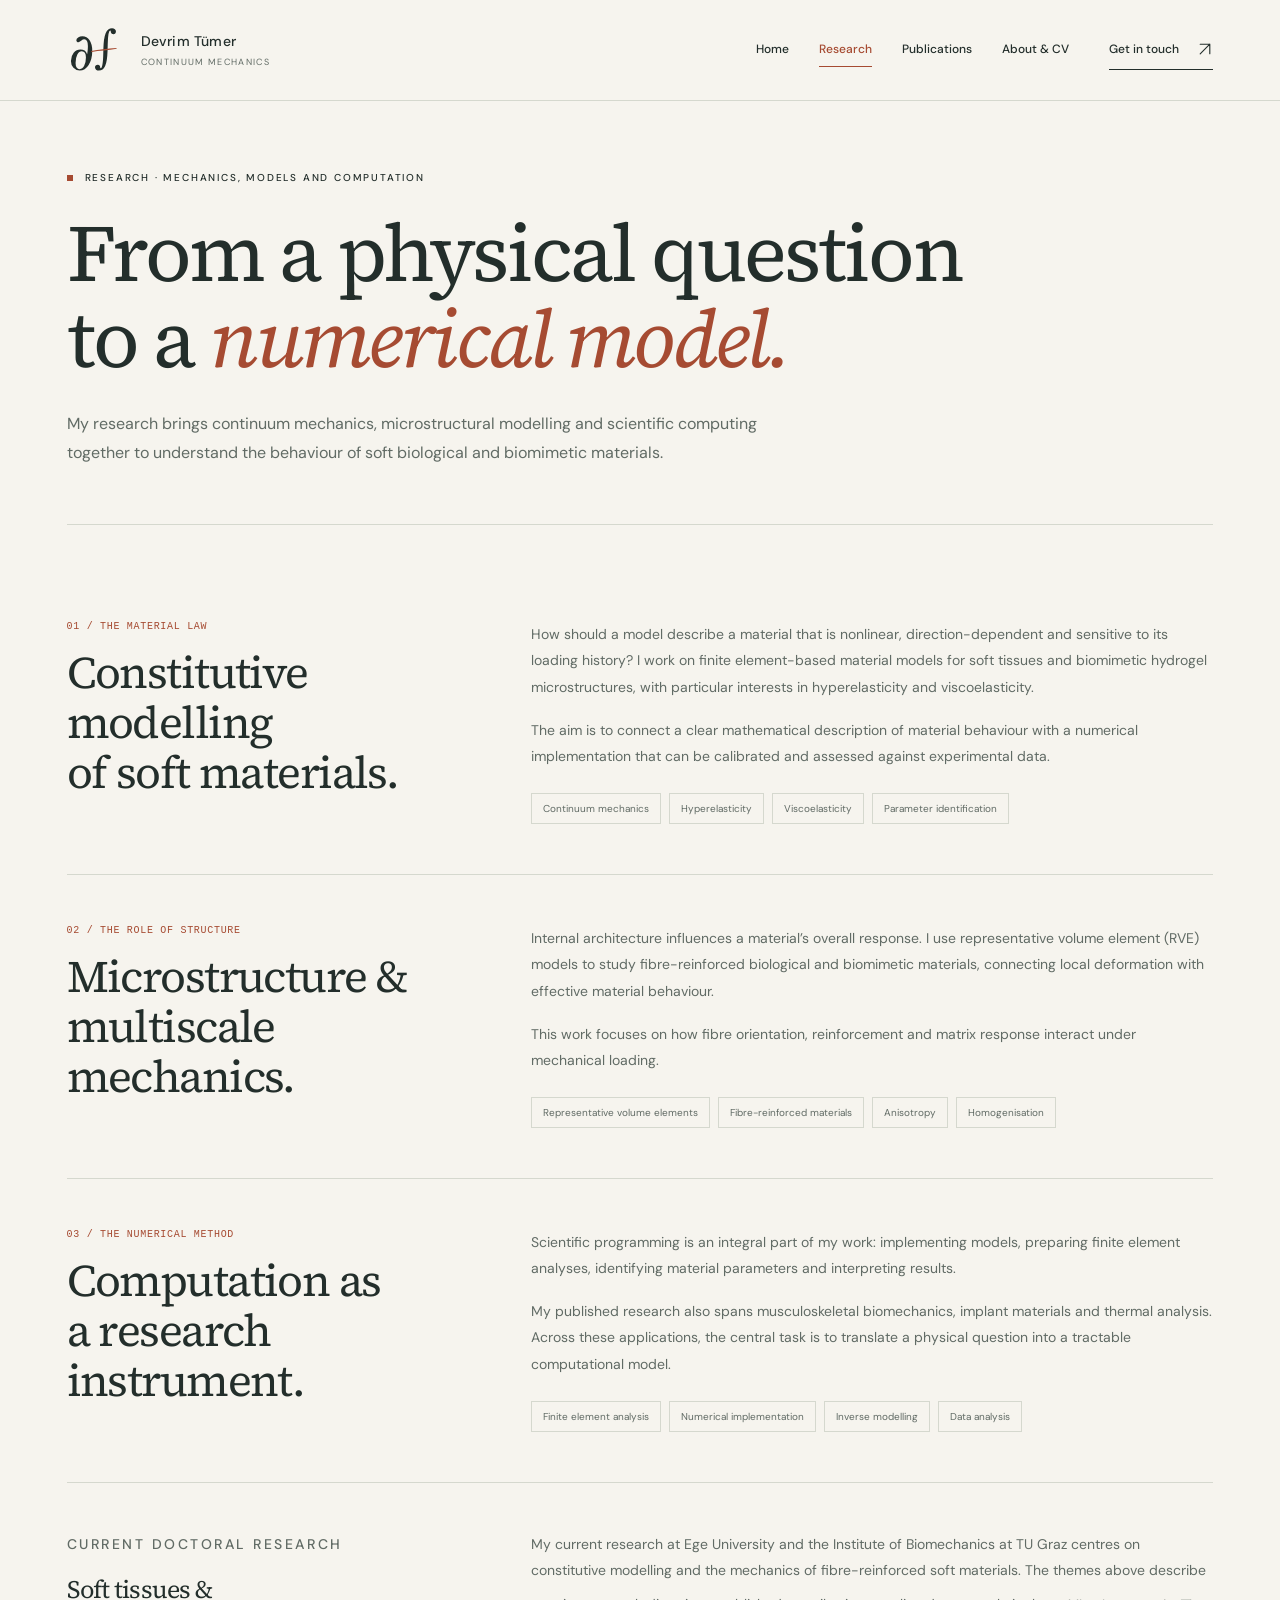
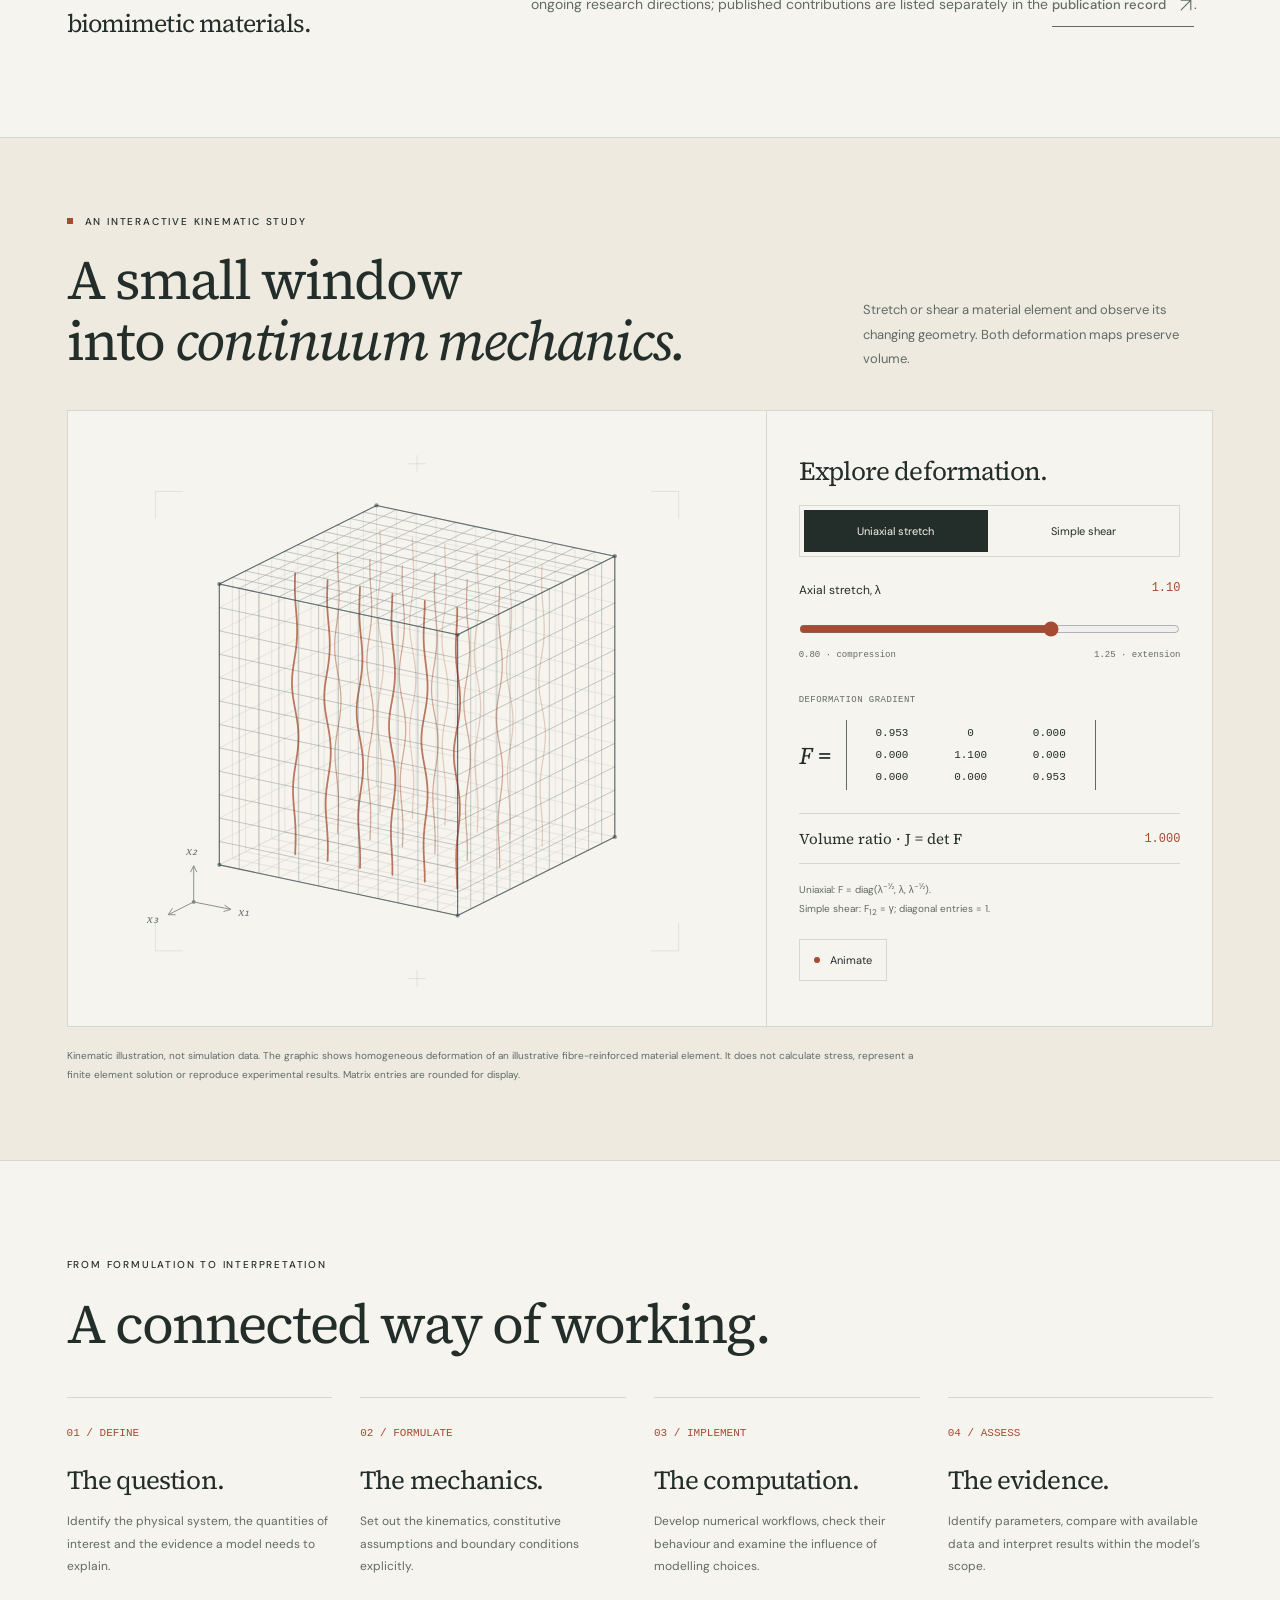
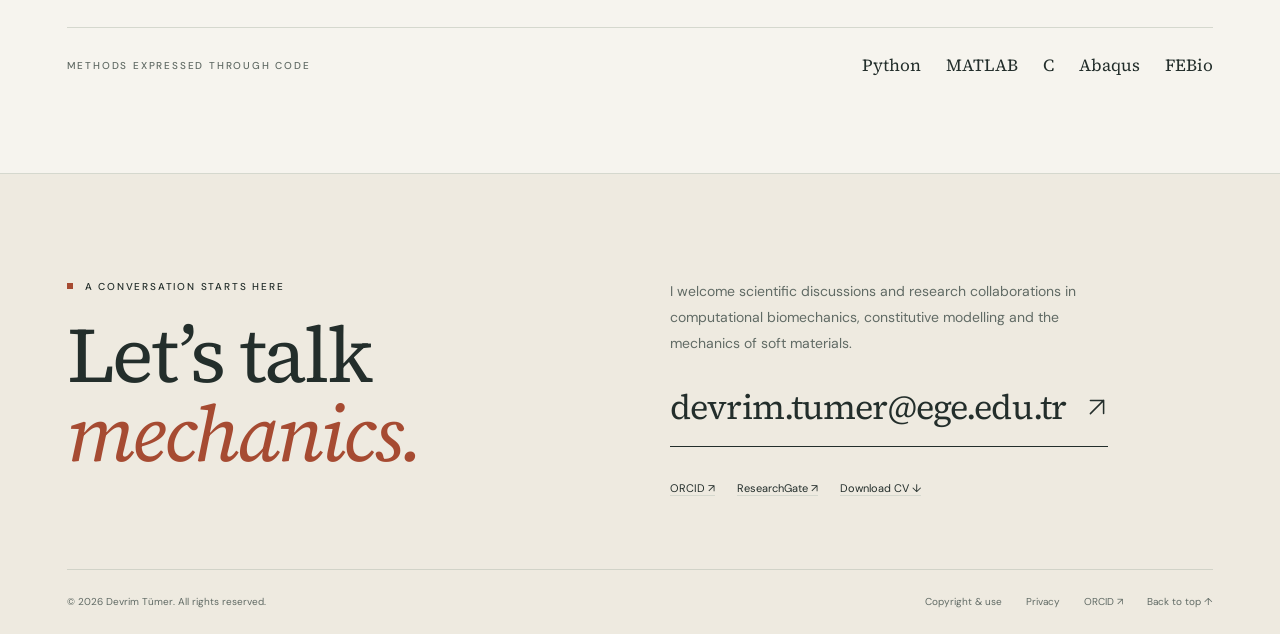
<file: research.html>
<!doctype html>
<html lang="en"><head>
<meta charset="utf-8"><meta name="viewport" content="width=device-width, initial-scale=1">
<title>Research — Devrim Tümer</title><meta name="description" content="Constitutive modelling, soft tissue mechanics, RVE models and scientific computing. Explore Devrim Tümer’s research and an interactive continuum-kinematics illustration.">
<meta name="author" content="Devrim Tümer"><meta name="copyright" content="© 2026 Devrim Tümer. All rights reserved; see Copyright &amp; use."><meta name="theme-color" content="#f6f4ee"><meta name="color-scheme" content="light">
<link rel="canonical" href="https://devrimtumer.com/research.html"><link rel="icon" href="assets/images/favicon.svg?v=20261112b" type="image/svg+xml"><link rel="icon" href="assets/images/favicon-32.png?v=20261112b" sizes="32x32" type="image/png"><link rel="apple-touch-icon" href="assets/images/apple-touch-icon.png?v=20261112b"><link rel="manifest" href="manifest.webmanifest?v=20261112b"><link rel="license" href="rights.html">
<meta property="og:type" content="website"><meta property="og:site_name" content="Devrim Tümer"><meta property="og:title" content="Research — Devrim Tümer"><meta property="og:description" content="Constitutive modelling, soft tissue mechanics, RVE models and scientific computing. Explore Devrim Tümer’s research and an interactive continuum-kinematics illustration."><meta property="og:url" content="https://devrimtumer.com/research.html"><meta property="og:image" content="https://devrimtumer.com/assets/images/social-card.png?v=20261112b"><meta property="og:image:width" content="1200"><meta property="og:image:height" content="630"><meta property="og:image:alt" content="Devrim Tümer — Continuum mechanics and computation. A mathematical monogram and an illustrated continuum material element."><meta property="og:locale" content="en_GB"><meta name="twitter:card" content="summary_large_image"><meta name="twitter:title" content="Research — Devrim Tümer"><meta name="twitter:description" content="Constitutive modelling, soft tissue mechanics, RVE models and scientific computing. Explore Devrim Tümer’s research and an interactive continuum-kinematics illustration."><meta name="twitter:image" content="https://devrimtumer.com/assets/images/social-card.png?v=20261112b">
<link rel="preload" href="assets/fonts/dm-sans-regular.woff" as="font" type="font/woff" crossorigin><link rel="preload" href="assets/fonts/source-serif-regular.woff" as="font" type="font/woff" crossorigin>
<link rel="stylesheet" href="assets/css/site.css?v=20261112b">
<script type="application/ld+json">{"@context":"https://schema.org","@graph":[{"@type":"Person","@id":"https://devrimtumer.com/#person","name":"Devrim Tümer","givenName":"Devrim","familyName":"Tümer","url":"https://devrimtumer.com/","jobTitle":"Ph.D. Candidate and Research Assistant in Mechanical Engineering","email":"mailto:devrim.tumer@ege.edu.tr","affiliation":[{"@type":"CollegeOrUniversity","name":"Ege University","url":"https://ege.edu.tr/"},{"@type":"CollegeOrUniversity","name":"Graz University of Technology","url":"https://www.tugraz.at/"}],"sameAs":["https://orcid.org/0000-0003-2806-7648","https://www.researchgate.net/profile/Devrim-Tuemer"],"knowsAbout":["Computational biomechanics","Constitutive modelling","Continuum mechanics","Finite element analysis","Multiscale modelling","Scientific computing"]},{"@type":"WebSite","@id":"https://devrimtumer.com/#website","name":"Devrim Tümer — Continuum Mechanics & Computation","url":"https://devrimtumer.com/"},{"@type":"WebPage","@id":"https://devrimtumer.com/research.html#webpage","url":"https://devrimtumer.com/research.html","name":"Research — Devrim Tümer","description":"Constitutive modelling, soft tissue mechanics, RVE models and scientific computing. Explore Devrim Tümer’s research and an interactive continuum-kinematics illustration.","inLanguage":"en","dateModified":"2026-11-12","about":{"@id":"https://devrimtumer.com/#person"},"isPartOf":{"@id":"https://devrimtumer.com/#website"},"copyrightHolder":{"@id":"https://devrimtumer.com/#person"},"copyrightYear":2026,"license":"https://devrimtumer.com/rights.html"}]}</script>
<script src="assets/js/site.js" defer></script>
<script src="assets/js/mechanics.js" defer></script>
</head><body><a class="skip-link" href="#main">Skip to content</a>
    <header class="site-header" id="top"><div class="container header-inner">
      <a class="brand" href="index.html" aria-label="Devrim Tümer — home"><img class="brand-monogram" src="assets/images/monogram.svg?v=20261112b" width="100" height="84" alt="" aria-hidden="true"><span><span class="brand-name">Devrim Tümer</span><span class="brand-caption">Continuum mechanics</span></span></a>
      <button class="menu-toggle" data-menu-toggle type="button" aria-controls="site-navigation" aria-expanded="false" aria-label="Open navigation"><span>Menu</span><span class="menu-lines" aria-hidden="true"></span></button>
      <nav class="site-nav" id="site-navigation" aria-label="Main navigation"><a href="index.html">Home</a><a href="research.html" aria-current="page">Research</a><a href="publications.html">Publications</a><a href="vitae.html">About & CV</a><a class="nav-contact" href="#contact">Get in touch <svg class="arrow" viewBox="0 0 20 20" aria-hidden="true"><path d="M4 16 16 4M4 4h12v12"/></svg></a></nav>
    </div></header><main id="main">
<div class="container"><header class="page-hero"><p class="eyebrow">Research · Mechanics, models and computation</p><h1>From a physical question<br>to a <em>numerical model.</em></h1><p class="lead">My research brings continuum mechanics, microstructural modelling and scientific computing together to understand the behaviour of soft biological and biomimetic materials.</p></header>
<section class="section" aria-label="Research themes">
 <article class="theme-detail" id="constitutive"><div><p class="theme-label">01 / THE MATERIAL LAW</p><h2>Constitutive modelling<br>of soft materials.</h2></div><div><p>How should a model describe a material that is nonlinear, direction-dependent and sensitive to its loading history? I work on finite element-based material models for soft tissues and biomimetic hydrogel microstructures, with particular interests in hyperelasticity and viscoelasticity.</p><p>The aim is to connect a clear mathematical description of material behaviour with a numerical implementation that can be calibrated and assessed against experimental data.</p><ul class="tag-list" aria-label="Constitutive modelling topics"><li class="tag">Continuum mechanics</li><li class="tag">Hyperelasticity</li><li class="tag">Viscoelasticity</li><li class="tag">Parameter identification</li></ul></div></article>
 <article class="theme-detail" id="multiscale"><div><p class="theme-label">02 / THE ROLE OF STRUCTURE</p><h2>Microstructure &amp;<br>multiscale mechanics.</h2></div><div><p>Internal architecture influences a material’s overall response. I use representative volume element (RVE) models to study fibre-reinforced biological and biomimetic materials, connecting local deformation with effective material behaviour.</p><p>This work focuses on how fibre orientation, reinforcement and matrix response interact under mechanical loading.</p><ul class="tag-list" aria-label="Multiscale mechanics topics"><li class="tag">Representative volume elements</li><li class="tag">Fibre-reinforced materials</li><li class="tag">Anisotropy</li><li class="tag">Homogenisation</li></ul></div></article>
 <article class="theme-detail" id="computation"><div><p class="theme-label">03 / THE NUMERICAL METHOD</p><h2>Computation as<br>a research instrument.</h2></div><div><p>Scientific programming is an integral part of my work: implementing models, preparing finite element analyses, identifying material parameters and interpreting results.</p><p>My published research also spans musculoskeletal biomechanics, implant materials and thermal analysis. Across these applications, the central task is to translate a physical question into a tractable computational model.</p><ul class="tag-list" aria-label="Computational methods"><li class="tag">Finite element analysis</li><li class="tag">Numerical implementation</li><li class="tag">Inverse modelling</li><li class="tag">Data analysis</li></ul></div></article>
 <aside class="research-note"><div><p class="eyebrow plain">Current doctoral research</p><h3 style="margin-top:16px">Soft tissues &amp;<br>biomimetic materials.</h3></div><p>My current research at Ege University and the Institute of Biomechanics at TU Graz centres on constitutive modelling and the mechanics of fibre-reinforced soft materials. The themes above describe ongoing research directions; published contributions are listed separately in the <a class="text-link" href="publications.html">publication record <svg class="arrow" viewBox="0 0 20 20" aria-hidden="true"><path d="M4 16 16 4M4 4h12v12"/></svg></a>.</p></aside>
</section></div>
<section class="lab-section" id="kinematics" aria-labelledby="lab-heading"><div class="container"><div class="lab-intro"><div><p class="eyebrow">An interactive kinematic study</p><h2 id="lab-heading">A small window<br>into <em>continuum mechanics.</em></h2></div><p>Stretch or shear a material element and observe its changing geometry. Both deformation maps preserve volume.</p></div>
<div class="mechanics-lab" data-mechanics data-interactive="true" data-mode="tension">
 <div class="lab-visual"><div class="mechanics-stage"><img data-mechanics-fallback src="assets/images/continuum.svg" width="600" height="540" alt="A material element with fibre directions and a regular surface grid"><div data-mechanics-stage></div></div></div>
 <div class="lab-controls"><h3>Explore deformation.</h3>
 <div class="mode-picker enhanced" role="group" aria-label="Deformation mode"><button type="button" data-mode-button="tension" aria-pressed="true">Uniaxial stretch</button><button type="button" data-mode-button="shear" aria-pressed="false">Simple shear</button></div>
 <div data-tension-controls class="enhanced" style="flex-direction:column"><label class="range-label" for="stretch">Axial stretch, λ <output id="stretch-output" data-stretch-value for="stretch" aria-live="off">1.10</output></label><input id="stretch" type="range" data-stretch min="80" max="125" step="1" value="110" aria-describedby="stretch-help"><p class="range-extents" id="stretch-help"><span>0.80 · compression</span><span>1.25 · extension</span></p></div>
 <div data-shear-controls class="enhanced" style="flex-direction:column" hidden><label class="range-label" for="shear">Shear parameter, γ <output data-shear-value for="shear" aria-live="off">0.20</output></label><input id="shear" type="range" data-shear min="-35" max="35" step="1" value="20" aria-describedby="shear-help"><p class="range-extents" id="shear-help"><span>−0.35</span><span>+0.35</span></p></div>
 <p class="matrix-label">DEFORMATION GRADIENT</p><div class="matrix-wrap" aria-label="Deformation gradient matrix"><span class="matrix-symbol" aria-hidden="true">F =</span><div class="matrix"><span data-f11>0.953</span><span data-f12>0.000</span><span>0.000</span><span>0.000</span><span data-f22>1.100</span><span>0.000</span><span>0.000</span><span>0.000</span><span data-f33>0.953</span></div></div>
 <p class="invariant"><span>Volume ratio · J = det F</span><output data-jacobian aria-live="off">1.000</output></p>
 <p class="lab-note">Uniaxial: F = diag(λ<sup>−½</sup>, λ, λ<sup>−½</sup>).<br>Simple shear: F<sub>12</sub> = γ; diagonal entries = 1.</p>
 <button class="motion-button enhanced inline" type="button" data-motion aria-pressed="false" aria-label="Animate the material deformation"><span class="motion-indicator" aria-hidden="true"></span><span data-motion-label>Animate</span></button>
 <noscript><p class="lab-note">The static illustration shows λ = 1.10. Enable JavaScript to change the deformation interactively.</p></noscript>
 </div></div>
 <p class="lab-footnote">Kinematic illustration, not simulation data. The graphic shows homogeneous deformation of an illustrative fibre-reinforced material element. It does not calculate stress, represent a finite element solution or reproduce experimental results. Matrix entries are rounded for display.</p>
</div></section>
<div class="container"><section class="section" id="workflow" aria-labelledby="workflow-heading"><div class="section-head"><div><p class="eyebrow plain">From formulation to interpretation</p><h2 id="workflow-heading">A connected way of working.</h2></div></div><div class="workflow-grid">
 <div class="workflow-step"><span class="number">01 / DEFINE</span><h3>The question.</h3><p>Identify the physical system, the quantities of interest and the evidence a model needs to explain.</p></div>
 <div class="workflow-step"><span class="number">02 / FORMULATE</span><h3>The mechanics.</h3><p>Set out the kinematics, constitutive assumptions and boundary conditions explicitly.</p></div>
 <div class="workflow-step"><span class="number">03 / IMPLEMENT</span><h3>The computation.</h3><p>Develop numerical workflows, check their behaviour and examine the influence of modelling choices.</p></div>
 <div class="workflow-step"><span class="number">04 / ASSESS</span><h3>The evidence.</h3><p>Identify parameters, compare with available data and interpret results within the model’s scope.</p></div>
 </div><div class="tools-row"><p class="eyebrow plain">Methods expressed through code</p><ul aria-label="Research software and programming tools"><li>Python</li><li>MATLAB</li><li>C</li><li>Abaqus</li><li>FEBio</li></ul></div></section></div>
</main><section class="contact-section" id="contact" aria-labelledby="contact-heading"><div class="container contact-inner">
      <div><p class="eyebrow">A conversation starts here</p><h2 id="contact-heading">Let’s talk<br><em>mechanics.</em></h2></div>
      <div class="contact-info"><p>I welcome scientific discussions and research collaborations in computational biomechanics, constitutive modelling and the mechanics of soft materials.</p>
      <a class="email-link" href="mailto:devrim.tumer@ege.edu.tr">devrim.tumer@ege.edu.tr <svg class="arrow" viewBox="0 0 20 20" aria-hidden="true"><path d="M4 16 16 4M4 4h12v12"/></svg></a>
      <div class="contact-profiles"><a href="https://orcid.org/0000-0003-2806-7648">ORCID ↗</a><a href="https://www.researchgate.net/profile/Devrim-Tuemer">ResearchGate ↗</a><a href="assets/docs/Devrim_Tumer_CV.pdf" download>Download CV ↓</a></div></div>
    </div></section>
    <footer class="site-footer"><div class="container"><div class="footer-inner"><p>© 2026 Devrim Tümer. All rights reserved.</p><div class="footer-links"><a href="rights.html">Copyright &amp; use</a><a href="vitae.html#privacy">Privacy</a><a href="https://orcid.org/0000-0003-2806-7648">ORCID ↗</a><a href="#top">Back to top ↑</a></div></div></div></footer>
    <div class="toast" role="status" aria-live="polite" data-toast hidden></div></body></html>
</file>
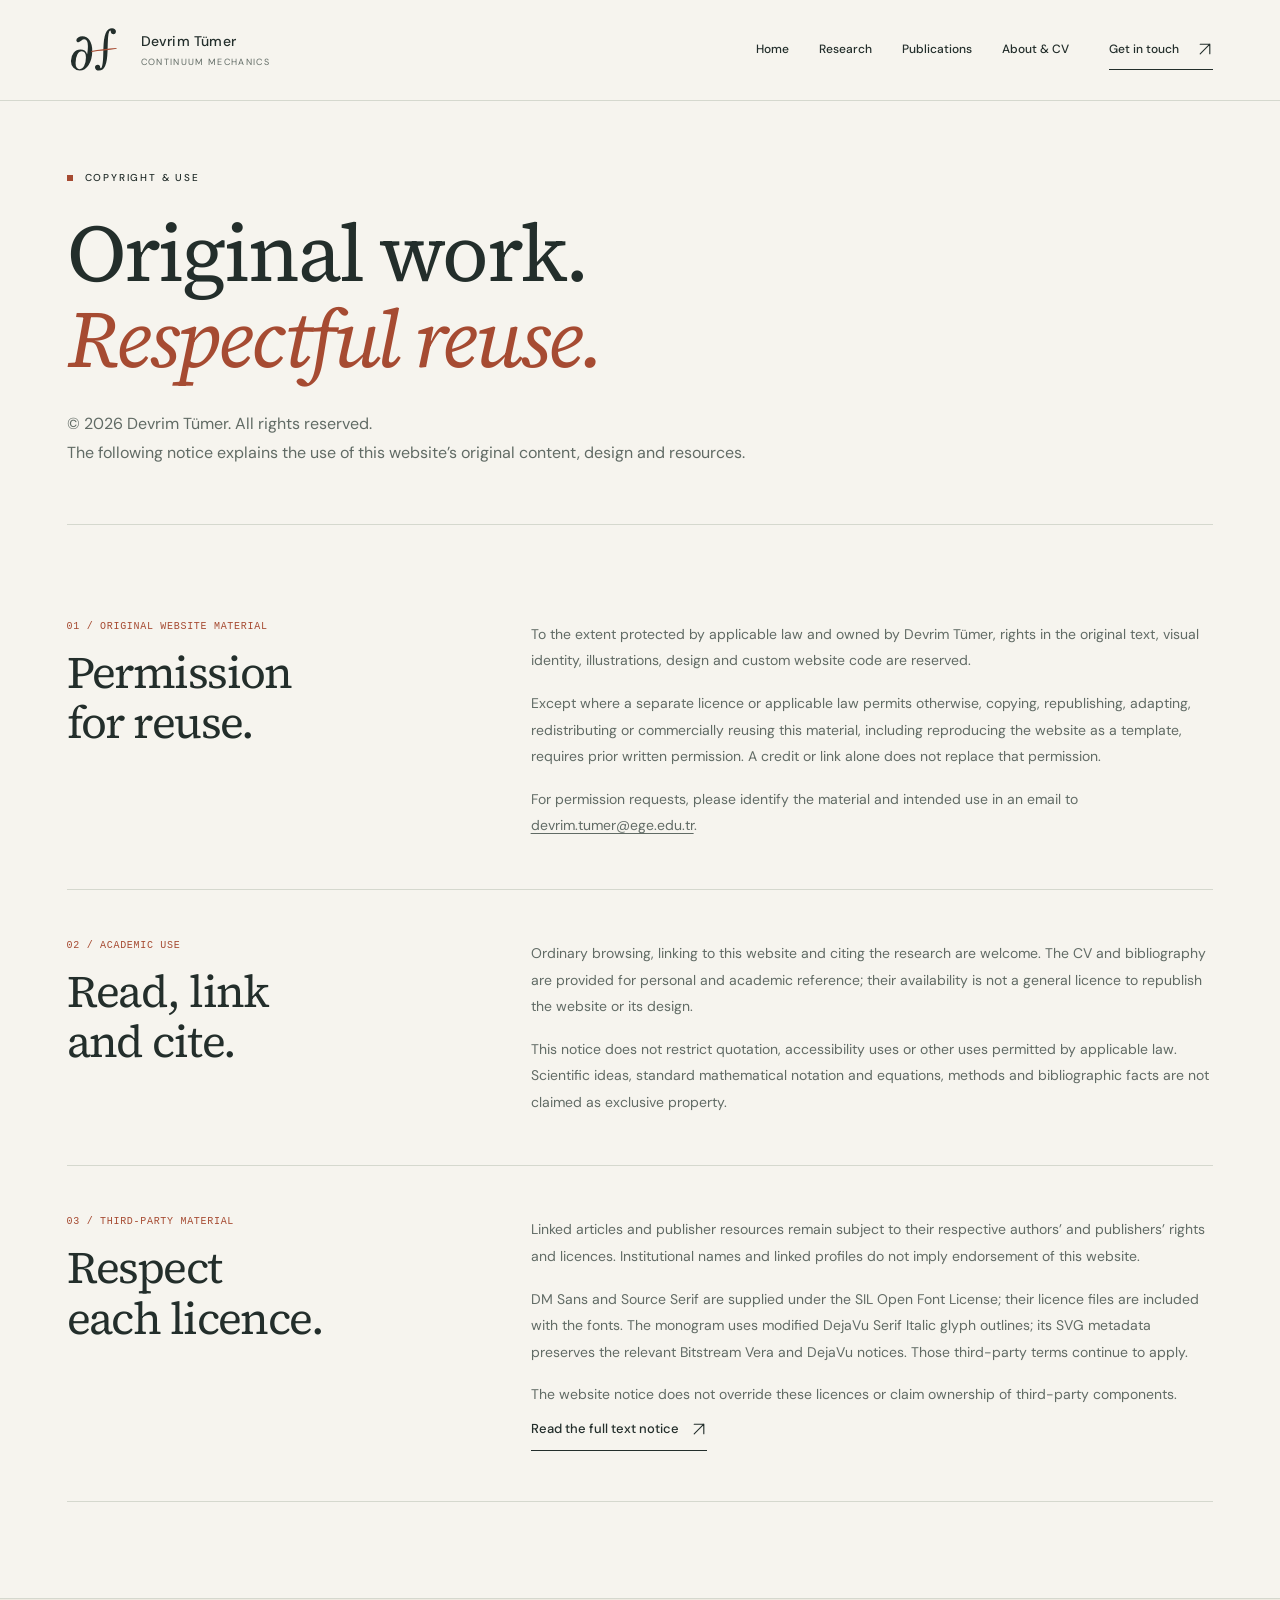
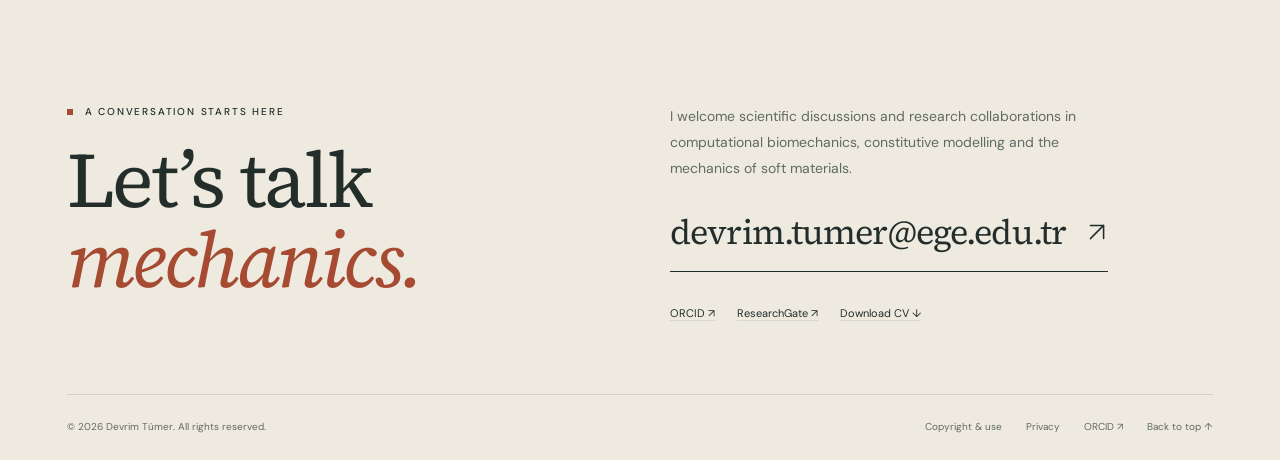
<file: rights.html>
<!doctype html>
<html lang="en"><head>
<meta charset="utf-8"><meta name="viewport" content="width=device-width, initial-scale=1">
<title>Copyright &amp; Use — Devrim Tümer</title><meta name="description" content="Copyright, permitted academic reference, reuse permissions and third-party licences for the academic website of Devrim Tümer.">
<meta name="author" content="Devrim Tümer"><meta name="copyright" content="© 2026 Devrim Tümer. All rights reserved; see Copyright &amp; use."><meta name="theme-color" content="#f6f4ee"><meta name="color-scheme" content="light">
<link rel="canonical" href="https://devrimtumer.com/rights.html"><link rel="icon" href="assets/images/favicon.svg?v=20261112b" type="image/svg+xml"><link rel="icon" href="assets/images/favicon-32.png?v=20261112b" sizes="32x32" type="image/png"><link rel="apple-touch-icon" href="assets/images/apple-touch-icon.png?v=20261112b"><link rel="manifest" href="manifest.webmanifest?v=20261112b"><link rel="license" href="rights.html">
<meta property="og:type" content="website"><meta property="og:site_name" content="Devrim Tümer"><meta property="og:title" content="Copyright &amp; Use — Devrim Tümer"><meta property="og:description" content="Copyright, permitted academic reference, reuse permissions and third-party licences for the academic website of Devrim Tümer."><meta property="og:url" content="https://devrimtumer.com/rights.html"><meta property="og:image" content="https://devrimtumer.com/assets/images/social-card.png?v=20261112b"><meta property="og:image:width" content="1200"><meta property="og:image:height" content="630"><meta property="og:image:alt" content="Devrim Tümer — Continuum mechanics and computation. A mathematical monogram and an illustrated continuum material element."><meta property="og:locale" content="en_GB"><meta name="twitter:card" content="summary_large_image"><meta name="twitter:title" content="Copyright &amp; Use — Devrim Tümer"><meta name="twitter:description" content="Copyright, permitted academic reference, reuse permissions and third-party licences for the academic website of Devrim Tümer."><meta name="twitter:image" content="https://devrimtumer.com/assets/images/social-card.png?v=20261112b">
<link rel="preload" href="assets/fonts/dm-sans-regular.woff" as="font" type="font/woff" crossorigin><link rel="preload" href="assets/fonts/source-serif-regular.woff" as="font" type="font/woff" crossorigin>
<link rel="stylesheet" href="assets/css/site.css?v=20261112b">
<script type="application/ld+json">{"@context":"https://schema.org","@graph":[{"@type":"Person","@id":"https://devrimtumer.com/#person","name":"Devrim Tümer","givenName":"Devrim","familyName":"Tümer","url":"https://devrimtumer.com/","jobTitle":"Ph.D. Candidate and Research Assistant in Mechanical Engineering","email":"mailto:devrim.tumer@ege.edu.tr","affiliation":[{"@type":"CollegeOrUniversity","name":"Ege University","url":"https://ege.edu.tr/"},{"@type":"CollegeOrUniversity","name":"Graz University of Technology","url":"https://www.tugraz.at/"}],"sameAs":["https://orcid.org/0000-0003-2806-7648","https://www.researchgate.net/profile/Devrim-Tuemer"],"knowsAbout":["Computational biomechanics","Constitutive modelling","Continuum mechanics","Finite element analysis","Multiscale modelling","Scientific computing"]},{"@type":"WebSite","@id":"https://devrimtumer.com/#website","name":"Devrim Tümer — Continuum Mechanics & Computation","url":"https://devrimtumer.com/"},{"@type":"WebPage","@id":"https://devrimtumer.com/rights.html#webpage","url":"https://devrimtumer.com/rights.html","name":"Copyright & Use — Devrim Tümer","description":"Copyright, permitted academic reference, reuse permissions and third-party licences for the academic website of Devrim Tümer.","inLanguage":"en","dateModified":"2026-11-12","about":{"@id":"https://devrimtumer.com/#person"},"isPartOf":{"@id":"https://devrimtumer.com/#website"},"copyrightHolder":{"@id":"https://devrimtumer.com/#person"},"copyrightYear":2026,"license":"https://devrimtumer.com/rights.html"}]}</script>
<script src="assets/js/site.js" defer></script>
</head><body><a class="skip-link" href="#main">Skip to content</a>
    <header class="site-header" id="top"><div class="container header-inner">
      <a class="brand" href="index.html" aria-label="Devrim Tümer — home"><img class="brand-monogram" src="assets/images/monogram.svg?v=20261112b" width="100" height="84" alt="" aria-hidden="true"><span><span class="brand-name">Devrim Tümer</span><span class="brand-caption">Continuum mechanics</span></span></a>
      <button class="menu-toggle" data-menu-toggle type="button" aria-controls="site-navigation" aria-expanded="false" aria-label="Open navigation"><span>Menu</span><span class="menu-lines" aria-hidden="true"></span></button>
      <nav class="site-nav" id="site-navigation" aria-label="Main navigation"><a href="index.html">Home</a><a href="research.html">Research</a><a href="publications.html">Publications</a><a href="vitae.html">About & CV</a><a class="nav-contact" href="#contact">Get in touch <svg class="arrow" viewBox="0 0 20 20" aria-hidden="true"><path d="M4 16 16 4M4 4h12v12"/></svg></a></nav>
    </div></header><main id="main">
<div class="container"><header class="page-hero"><p class="eyebrow">Copyright &amp; use</p><h1>Original work.<br><em>Respectful reuse.</em></h1><p class="lead">© 2026 Devrim Tümer. All rights reserved.<br>The following notice explains the use of this website’s original content, design and resources.</p></header>
<section class="section rights-content" aria-label="Website use and permissions">
 <article class="theme-detail"><div><p class="theme-label">01 / ORIGINAL WEBSITE MATERIAL</p><h2>Permission<br>for reuse.</h2></div><div><p>To the extent protected by applicable law and owned by Devrim Tümer, rights in the original text, visual identity, illustrations, design and custom website code are reserved.</p><p>Except where a separate licence or applicable law permits otherwise, copying, republishing, adapting, redistributing or commercially reusing this material, including reproducing the website as a template, requires prior written permission. A credit or link alone does not replace that permission.</p><p>For permission requests, please identify the material and intended use in an email to <a href="mailto:devrim.tumer@ege.edu.tr">devrim.tumer@ege.edu.tr</a>.</p></div></article>
 <article class="theme-detail"><div><p class="theme-label">02 / ACADEMIC USE</p><h2>Read, link<br>and cite.</h2></div><div><p>Ordinary browsing, linking to this website and citing the research are welcome. The CV and bibliography are provided for personal and academic reference; their availability is not a general licence to republish the website or its design.</p><p>This notice does not restrict quotation, accessibility uses or other uses permitted by applicable law. Scientific ideas, standard mathematical notation and equations, methods and bibliographic facts are not claimed as exclusive property.</p></div></article>
 <article class="theme-detail"><div><p class="theme-label">03 / THIRD-PARTY MATERIAL</p><h2>Respect<br>each licence.</h2></div><div><p>Linked articles and publisher resources remain subject to their respective authors’ and publishers’ rights and licences. Institutional names and linked profiles do not imply endorsement of this website.</p><p>DM Sans and Source Serif are supplied under the SIL Open Font License; their licence files are included with the fonts. The monogram uses modified DejaVu Serif Italic glyph outlines; its SVG metadata preserves the relevant Bitstream Vera and DejaVu notices. Those third-party terms continue to apply.</p><p>The website notice does not override these licences or claim ownership of third-party components.</p><a class="text-link" href="LICENSE.txt">Read the full text notice <svg class="arrow" viewBox="0 0 20 20" aria-hidden="true"><path d="M4 16 16 4M4 4h12v12"/></svg></a></div></article>
</section></div>
</main><section class="contact-section" id="contact" aria-labelledby="contact-heading"><div class="container contact-inner">
      <div><p class="eyebrow">A conversation starts here</p><h2 id="contact-heading">Let’s talk<br><em>mechanics.</em></h2></div>
      <div class="contact-info"><p>I welcome scientific discussions and research collaborations in computational biomechanics, constitutive modelling and the mechanics of soft materials.</p>
      <a class="email-link" href="mailto:devrim.tumer@ege.edu.tr">devrim.tumer@ege.edu.tr <svg class="arrow" viewBox="0 0 20 20" aria-hidden="true"><path d="M4 16 16 4M4 4h12v12"/></svg></a>
      <div class="contact-profiles"><a href="https://orcid.org/0000-0003-2806-7648">ORCID ↗</a><a href="https://www.researchgate.net/profile/Devrim-Tuemer">ResearchGate ↗</a><a href="assets/docs/Devrim_Tumer_CV.pdf" download>Download CV ↓</a></div></div>
    </div></section>
    <footer class="site-footer"><div class="container"><div class="footer-inner"><p>© 2026 Devrim Tümer. All rights reserved.</p><div class="footer-links"><a href="rights.html">Copyright &amp; use</a><a href="vitae.html#privacy">Privacy</a><a href="https://orcid.org/0000-0003-2806-7648">ORCID ↗</a><a href="#top">Back to top ↑</a></div></div></div></footer>
    <div class="toast" role="status" aria-live="polite" data-toast hidden></div></body></html>
</file>
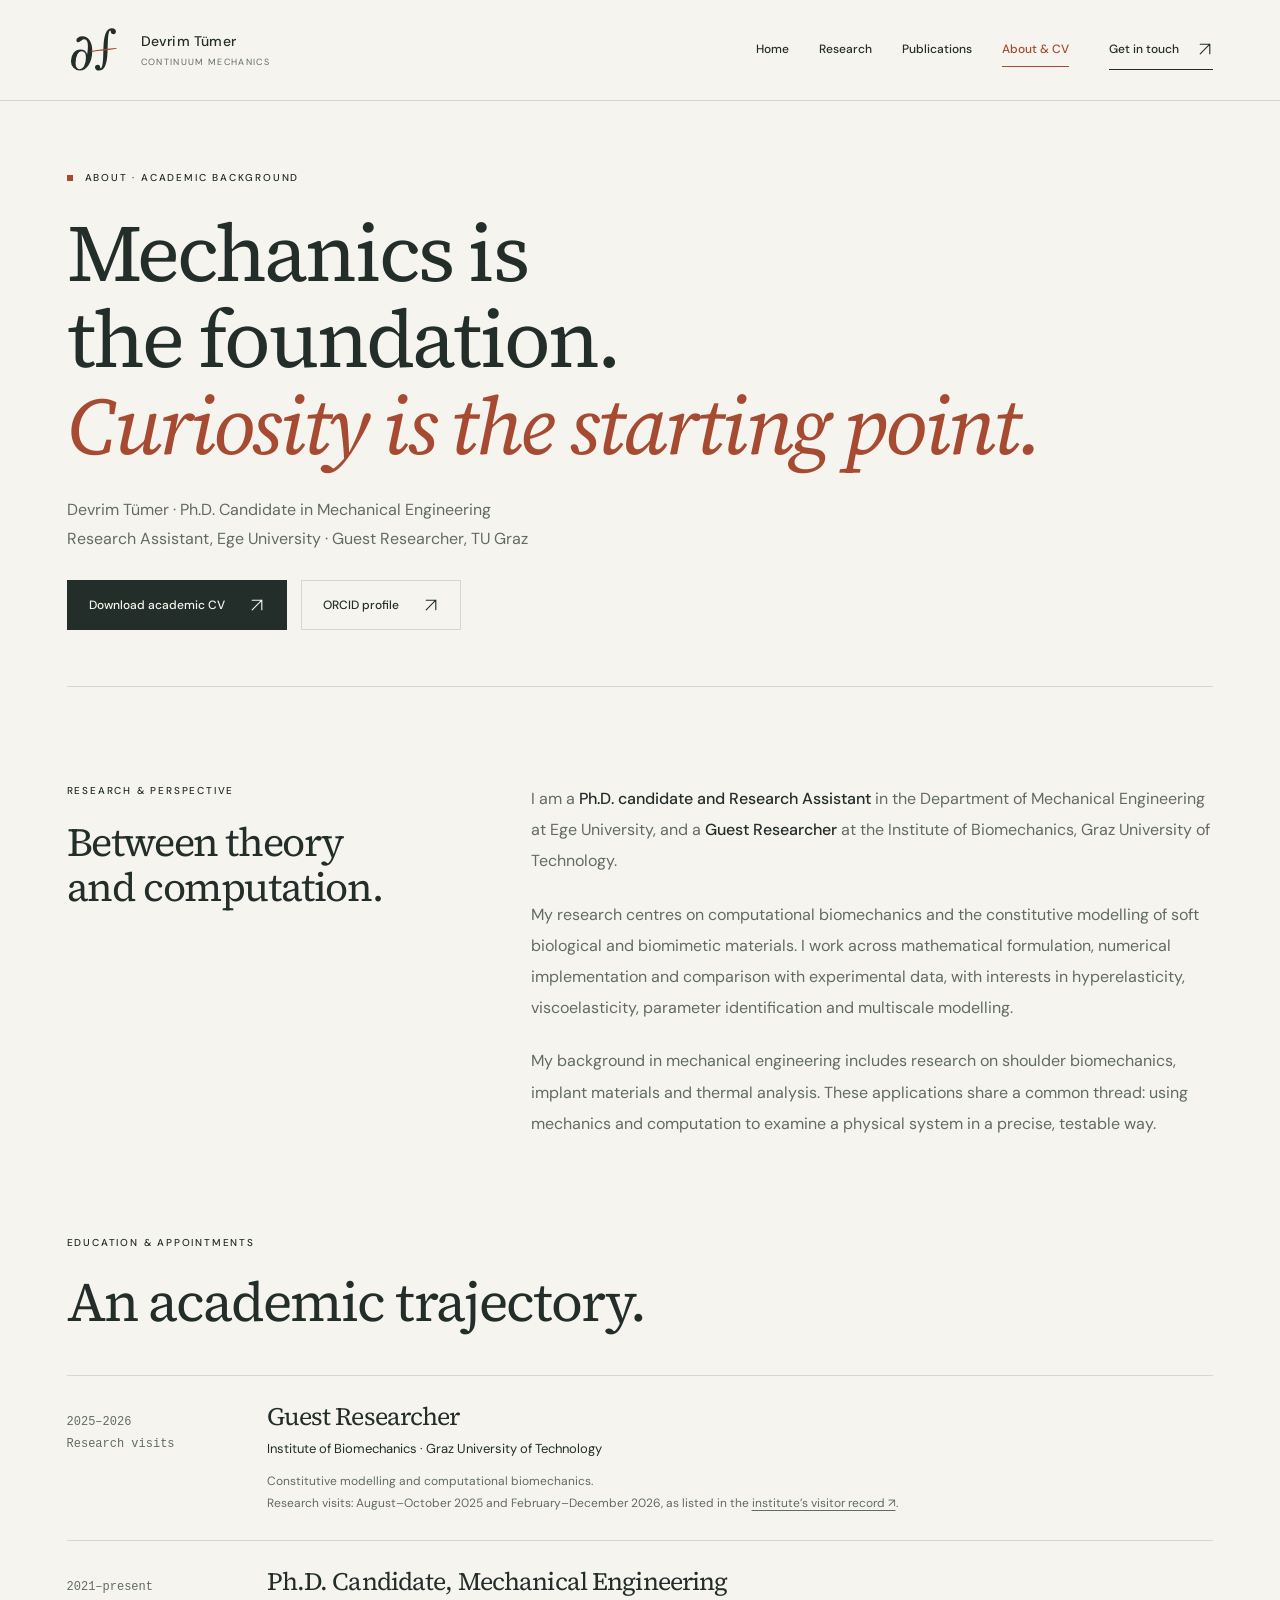
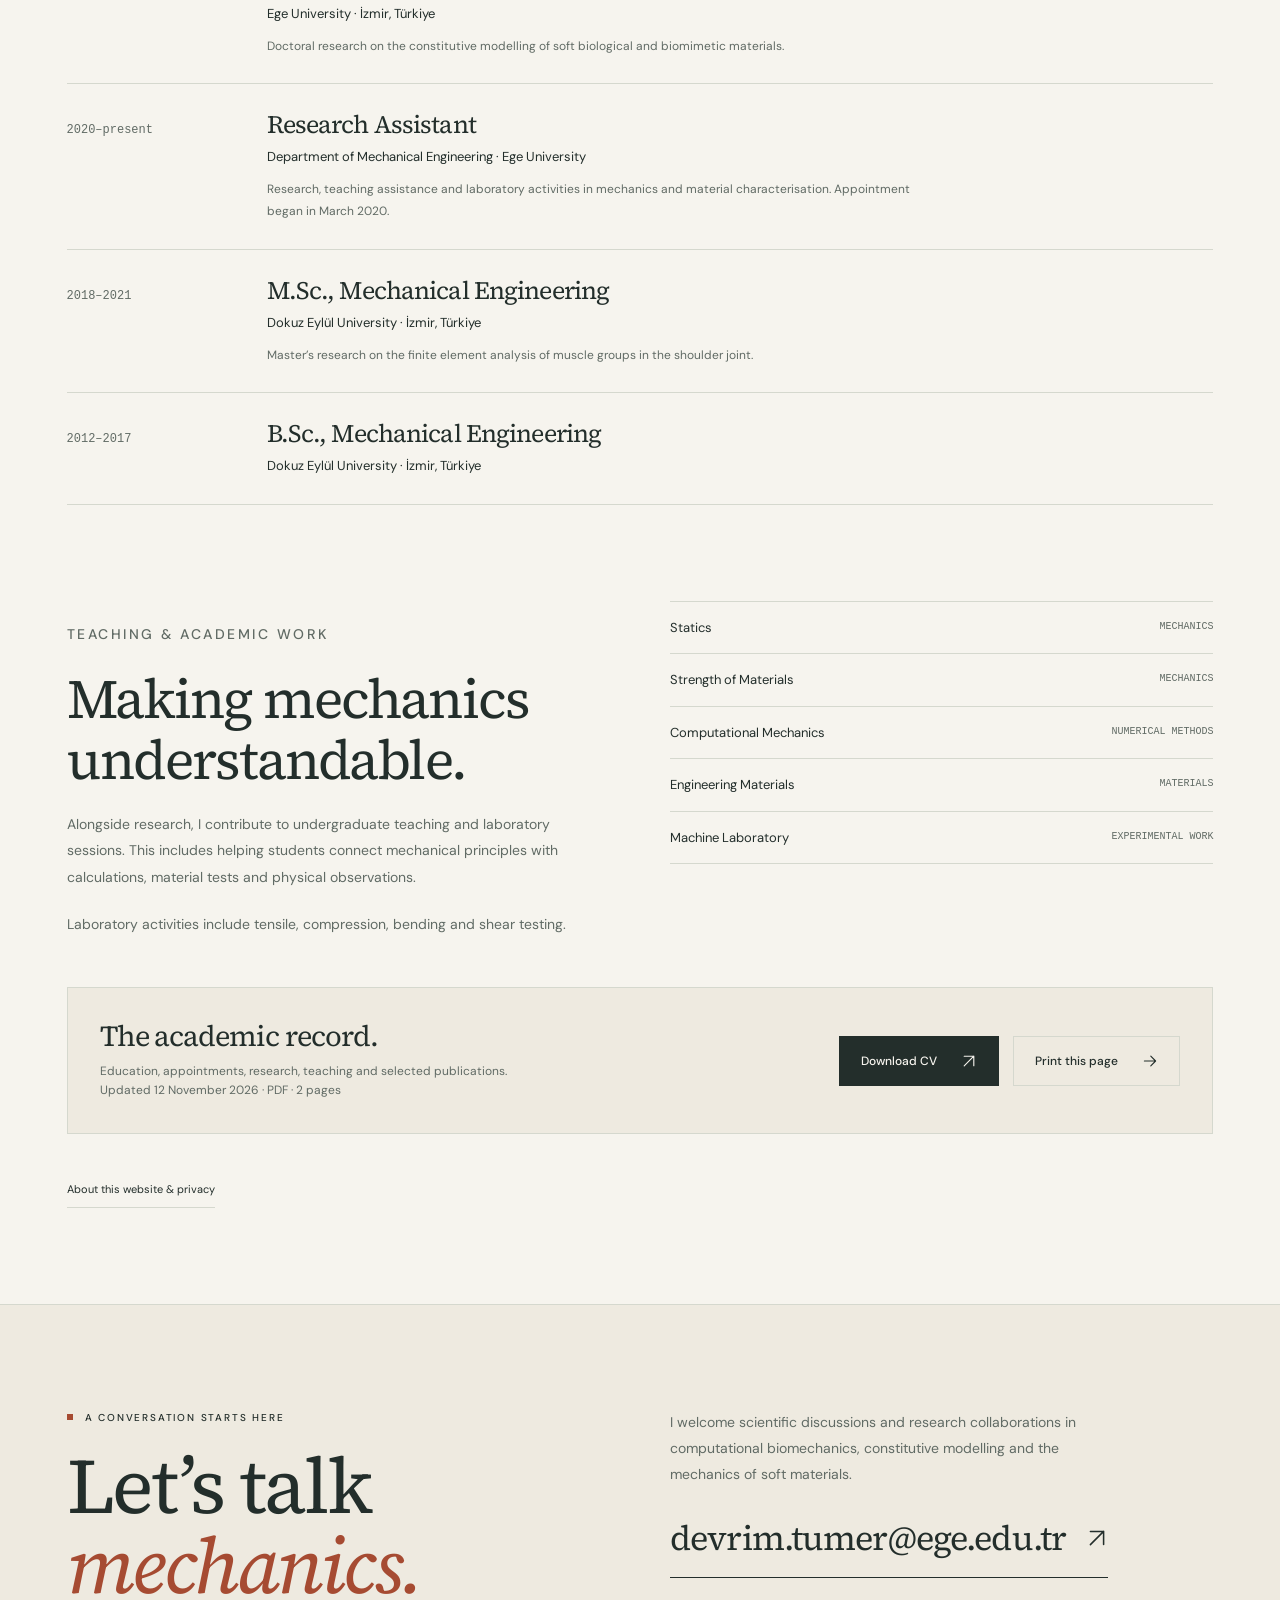
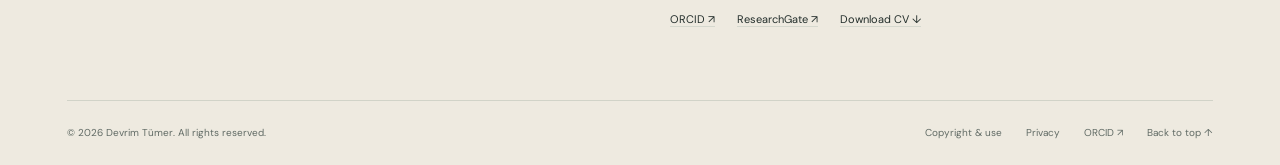
<file: vitae.html>
<!doctype html>
<html lang="en"><head>
<meta charset="utf-8"><meta name="viewport" content="width=device-width, initial-scale=1">
<title>About &amp; CV — Devrim Tümer</title><meta name="description" content="Academic background, research appointments, education, teaching and downloadable CV of Devrim Tümer, Ph.D. candidate and Research Assistant at Ege University.">
<meta name="author" content="Devrim Tümer"><meta name="copyright" content="© 2026 Devrim Tümer. All rights reserved; see Copyright &amp; use."><meta name="theme-color" content="#f6f4ee"><meta name="color-scheme" content="light">
<link rel="canonical" href="https://devrimtumer.com/vitae.html"><link rel="icon" href="assets/images/favicon.svg?v=20261112b" type="image/svg+xml"><link rel="icon" href="assets/images/favicon-32.png?v=20261112b" sizes="32x32" type="image/png"><link rel="apple-touch-icon" href="assets/images/apple-touch-icon.png?v=20261112b"><link rel="manifest" href="manifest.webmanifest?v=20261112b"><link rel="license" href="rights.html">
<meta property="og:type" content="website"><meta property="og:site_name" content="Devrim Tümer"><meta property="og:title" content="About &amp; CV — Devrim Tümer"><meta property="og:description" content="Academic background, research appointments, education, teaching and downloadable CV of Devrim Tümer, Ph.D. candidate and Research Assistant at Ege University."><meta property="og:url" content="https://devrimtumer.com/vitae.html"><meta property="og:image" content="https://devrimtumer.com/assets/images/social-card.png?v=20261112b"><meta property="og:image:width" content="1200"><meta property="og:image:height" content="630"><meta property="og:image:alt" content="Devrim Tümer — Continuum mechanics and computation. A mathematical monogram and an illustrated continuum material element."><meta property="og:locale" content="en_GB"><meta name="twitter:card" content="summary_large_image"><meta name="twitter:title" content="About &amp; CV — Devrim Tümer"><meta name="twitter:description" content="Academic background, research appointments, education, teaching and downloadable CV of Devrim Tümer, Ph.D. candidate and Research Assistant at Ege University."><meta name="twitter:image" content="https://devrimtumer.com/assets/images/social-card.png?v=20261112b">
<link rel="preload" href="assets/fonts/dm-sans-regular.woff" as="font" type="font/woff" crossorigin><link rel="preload" href="assets/fonts/source-serif-regular.woff" as="font" type="font/woff" crossorigin>
<link rel="stylesheet" href="assets/css/site.css?v=20261112b">
<script type="application/ld+json">{"@context":"https://schema.org","@graph":[{"@type":"Person","@id":"https://devrimtumer.com/#person","name":"Devrim Tümer","givenName":"Devrim","familyName":"Tümer","url":"https://devrimtumer.com/","jobTitle":"Ph.D. Candidate and Research Assistant in Mechanical Engineering","email":"mailto:devrim.tumer@ege.edu.tr","affiliation":[{"@type":"CollegeOrUniversity","name":"Ege University","url":"https://ege.edu.tr/"},{"@type":"CollegeOrUniversity","name":"Graz University of Technology","url":"https://www.tugraz.at/"}],"sameAs":["https://orcid.org/0000-0003-2806-7648","https://www.researchgate.net/profile/Devrim-Tuemer"],"knowsAbout":["Computational biomechanics","Constitutive modelling","Continuum mechanics","Finite element analysis","Multiscale modelling","Scientific computing"]},{"@type":"WebSite","@id":"https://devrimtumer.com/#website","name":"Devrim Tümer — Continuum Mechanics & Computation","url":"https://devrimtumer.com/"},{"@type":"WebPage","@id":"https://devrimtumer.com/vitae.html#webpage","url":"https://devrimtumer.com/vitae.html","name":"About & CV — Devrim Tümer","description":"Academic background, research appointments, education, teaching and downloadable CV of Devrim Tümer, Ph.D. candidate and Research Assistant at Ege University.","inLanguage":"en","dateModified":"2026-11-12","about":{"@id":"https://devrimtumer.com/#person"},"isPartOf":{"@id":"https://devrimtumer.com/#website"},"copyrightHolder":{"@id":"https://devrimtumer.com/#person"},"copyrightYear":2026,"license":"https://devrimtumer.com/rights.html"}]}</script>
<script src="assets/js/site.js" defer></script>
</head><body><a class="skip-link" href="#main">Skip to content</a>
    <header class="site-header" id="top"><div class="container header-inner">
      <a class="brand" href="index.html" aria-label="Devrim Tümer — home"><img class="brand-monogram" src="assets/images/monogram.svg?v=20261112b" width="100" height="84" alt="" aria-hidden="true"><span><span class="brand-name">Devrim Tümer</span><span class="brand-caption">Continuum mechanics</span></span></a>
      <button class="menu-toggle" data-menu-toggle type="button" aria-controls="site-navigation" aria-expanded="false" aria-label="Open navigation"><span>Menu</span><span class="menu-lines" aria-hidden="true"></span></button>
      <nav class="site-nav" id="site-navigation" aria-label="Main navigation"><a href="index.html">Home</a><a href="research.html">Research</a><a href="publications.html">Publications</a><a href="vitae.html" aria-current="page">About & CV</a><a class="nav-contact" href="#contact">Get in touch <svg class="arrow" viewBox="0 0 20 20" aria-hidden="true"><path d="M4 16 16 4M4 4h12v12"/></svg></a></nav>
    </div></header><main id="main">
<div class="container"><header class="page-hero"><p class="eyebrow">About · Academic background</p><h1>Mechanics is the foundation.<br><em>Curiosity is the starting point.</em></h1><p class="lead">Devrim Tümer · Ph.D. Candidate in Mechanical Engineering<br>Research Assistant, Ege University · Guest Researcher, TU Graz</p><div class="page-actions"><a class="button" href="assets/docs/Devrim_Tumer_CV.pdf" download>Download academic CV <svg class="arrow" viewBox="0 0 20 20" aria-hidden="true"><path d="M4 16 16 4M4 4h12v12"/></svg></a><a class="button secondary" href="https://orcid.org/0000-0003-2806-7648">ORCID profile <svg class="arrow" viewBox="0 0 20 20" aria-hidden="true"><path d="M4 16 16 4M4 4h12v12"/></svg></a></div></header>
<section class="section bio-grid" aria-labelledby="bio-heading"><div><p class="eyebrow plain">Research &amp; perspective</p><h2 id="bio-heading" style="margin-top:22px">Between theory<br>and computation.</h2></div><div class="bio-copy"><p>I am a <strong>Ph.D. candidate and Research Assistant</strong> in the Department of Mechanical Engineering at Ege University, and a <strong>Guest Researcher</strong> at the Institute of Biomechanics, Graz University of Technology.</p><p>My research centres on computational biomechanics and the constitutive modelling of soft biological and biomimetic materials. I work across mathematical formulation, numerical implementation and comparison with experimental data, with interests in hyperelasticity, viscoelasticity, parameter identification and multiscale modelling.</p><p>My background in mechanical engineering includes research on shoulder biomechanics, implant materials and thermal analysis. These applications share a common thread: using mechanics and computation to examine a physical system in a precise, testable way.</p></div></section>
<section class="section timeline-section" aria-labelledby="timeline-heading"><div class="section-head"><div><p class="eyebrow plain">Education &amp; appointments</p><h2 id="timeline-heading">An academic trajectory.</h2></div></div><div class="timeline">
 <article class="timeline-item"><p class="timeline-date">2025–2026<br>Research visits</p><div><h3>Guest Researcher</h3><p class="institution">Institute of Biomechanics · Graz University of Technology</p><p>Constitutive modelling and computational biomechanics.<br>Research visits: August–October 2025 and February–December 2026, as listed in the <a href="https://biomech.tugraz.at/visitors" style="text-decoration:underline">institute’s visitor record ↗</a>.</p></div></article>
 <article class="timeline-item"><p class="timeline-date">2021–present</p><div><h3>Ph.D. Candidate, Mechanical Engineering</h3><p class="institution">Ege University · İzmir, Türkiye</p><p>Doctoral research on the constitutive modelling of soft biological and biomimetic materials.</p></div></article>
 <article class="timeline-item"><p class="timeline-date">2020–present</p><div><h3>Research Assistant</h3><p class="institution">Department of Mechanical Engineering · Ege University</p><p>Research, teaching assistance and laboratory activities in mechanics and material characterisation. Appointment began in March 2020.</p></div></article>
 <article class="timeline-item"><p class="timeline-date">2018–2021</p><div><h3>M.Sc., Mechanical Engineering</h3><p class="institution">Dokuz Eylül University · İzmir, Türkiye</p><p>Master’s research on the finite element analysis of muscle groups in the shoulder joint.</p></div></article>
 <article class="timeline-item"><p class="timeline-date">2012–2017</p><div><h3>B.Sc., Mechanical Engineering</h3><p class="institution">Dokuz Eylül University · İzmir, Türkiye</p></div></article>
</div></section>
<section class="section" style="padding-top:0" aria-labelledby="teaching-heading"><div class="teaching-grid"><div><p class="eyebrow plain">Teaching &amp; academic work</p><h2 id="teaching-heading">Making mechanics<br>understandable.</h2><p>Alongside research, I contribute to undergraduate teaching and laboratory sessions. This includes helping students connect mechanical principles with calculations, material tests and physical observations.</p><p>Laboratory activities include tensile, compression, bending and shear testing.</p></div><ul class="course-list" aria-label="Teaching assistance areas"><li>Statics <span>MECHANICS</span></li><li>Strength of Materials <span>MECHANICS</span></li><li>Computational Mechanics <span>NUMERICAL METHODS</span></li><li>Engineering Materials <span>MATERIALS</span></li><li>Machine Laboratory <span>EXPERIMENTAL WORK</span></li></ul></div>
 <div class="cv-band"><div><h3>The academic record.</h3><p>Education, appointments, research, teaching and selected publications.<br>Updated 12 November 2026 · PDF · 2 pages</p></div><div class="page-actions"><a class="button" href="assets/docs/Devrim_Tumer_CV.pdf" download>Download CV <svg class="arrow" viewBox="0 0 20 20" aria-hidden="true"><path d="M4 16 16 4M4 4h12v12"/></svg></a><button class="button secondary enhanced inline" type="button" data-print>Print this page <svg class="arrow" viewBox="0 0 20 20" aria-hidden="true"><path d="M3 10h14M11 4l6 6-6 6"/></svg></button></div></div>
 <details class="privacy-note" id="privacy"><summary>About this website &amp; privacy</summary><p>This is a static academic website. It uses no analytics scripts, advertising trackers, contact-form databases or third-party font requests. Interactive controls run in your browser and do not send their values anywhere. Contact links open your email application. External publisher and profile links are governed by those services’ own policies. The hosting provider may process ordinary connection logs. Questions about this website can be sent to <a href="mailto:devrim.tumer@ege.edu.tr">devrim.tumer@ege.edu.tr</a>.</p></details>
</section></div>
</main><section class="contact-section" id="contact" aria-labelledby="contact-heading"><div class="container contact-inner">
      <div><p class="eyebrow">A conversation starts here</p><h2 id="contact-heading">Let’s talk<br><em>mechanics.</em></h2></div>
      <div class="contact-info"><p>I welcome scientific discussions and research collaborations in computational biomechanics, constitutive modelling and the mechanics of soft materials.</p>
      <a class="email-link" href="mailto:devrim.tumer@ege.edu.tr">devrim.tumer@ege.edu.tr <svg class="arrow" viewBox="0 0 20 20" aria-hidden="true"><path d="M4 16 16 4M4 4h12v12"/></svg></a>
      <div class="contact-profiles"><a href="https://orcid.org/0000-0003-2806-7648">ORCID ↗</a><a href="https://www.researchgate.net/profile/Devrim-Tuemer">ResearchGate ↗</a><a href="assets/docs/Devrim_Tumer_CV.pdf" download>Download CV ↓</a></div></div>
    </div></section>
    <footer class="site-footer"><div class="container"><div class="footer-inner"><p>© 2026 Devrim Tümer. All rights reserved.</p><div class="footer-links"><a href="rights.html">Copyright &amp; use</a><a href="vitae.html#privacy">Privacy</a><a href="https://orcid.org/0000-0003-2806-7648">ORCID ↗</a><a href="#top">Back to top ↑</a></div></div></div></footer>
    <div class="toast" role="status" aria-live="polite" data-toast hidden></div></body></html>
</file>
<file: assets/css/site.css>
@font-face{font-family:DM Sans;src:url('../fonts/dm-sans-regular.woff') format('woff');font-weight:400;font-style:normal;font-display:swap}
@font-face{font-family:DM Sans;src:url('../fonts/dm-sans-medium.woff') format('woff');font-weight:500 700;font-style:normal;font-display:swap}
@font-face{font-family:Source Serif;src:url('../fonts/source-serif-regular.woff') format('woff');font-weight:400 600;font-style:normal;font-display:swap}
@font-face{font-family:Source Serif;src:url('../fonts/source-serif-italic.woff') format('woff');font-weight:400 600;font-style:italic;font-display:swap}

:root{--paper:#f6f4ee;--paper-deep:#eeeae0;--ink:#232e2b;--muted:#616b65;--accent:#a64b32;--accent-pale:#e9d8ca;--line:#d5d8ce;--white:#fffef9;--serif:'Source Serif',Georgia,serif;--sans:'DM Sans',Arial,sans-serif;--mono:ui-monospace,SFMono-Regular,Consolas,monospace;--width:1280px;--gutter:clamp(24px,5.2vw,88px)}
*,*::before,*::after{box-sizing:border-box}
html{scroll-behavior:smooth;scroll-padding-top:104px;-webkit-text-size-adjust:100%}
body{margin:0;background:var(--paper);color:var(--ink);font:400 16px/1.65 var(--sans);-webkit-font-smoothing:antialiased}
::selection{background:#dfbfa9;color:var(--ink)}
a{color:inherit;text-decoration:none;text-underline-offset:.23em}
a:hover{text-decoration:none}
button,input,select,textarea{font:inherit;color:inherit}
button{cursor:pointer}
button,a,input,summary{touch-action:manipulation}
button:disabled{cursor:default;opacity:.65}
button:focus-visible,a:focus-visible,input:focus-visible,summary:focus-visible{outline:2px solid var(--accent);outline-offset:6px;border-radius:2px}
img,svg{max-width:100%;display:block}
img{height:auto}
button{border:0;background:none}
p,h1,h2,h3,h4,figure,blockquote{margin:0}
h1,h2,h3{font-family:var(--serif);font-weight:400;line-height:1.12;letter-spacing:-.035em;text-wrap:balance}
h1{font-size:clamp(52px,6.5vw,96px)}
h2{font-size:clamp(38px,4.3vw,62px)}
h3{font-size:clamp(27px,2.5vw,36px)}
em{font-family:var(--serif);font-weight:400}
ul{margin:0;padding:0;list-style:none}
small{font-size:12px}
[hidden]{display:none!important}
.container{max-width:calc(var(--width) + var(--gutter)*2);padding-inline:var(--gutter);margin-inline:auto}
.sr-only{position:absolute!important;width:1px;height:1px;padding:0;margin:-1px;overflow:hidden;clip:rect(0,0,0,0);white-space:nowrap;border:0}
.skip-link{position:fixed;z-index:100;left:20px;top:-100px;background:var(--ink);color:var(--paper);padding:12px 20px}
.skip-link:focus{top:12px}
.eyebrow{display:flex;align-items:center;gap:12px;font-family:var(--sans);font-size:10px;font-weight:500;line-height:1.5;letter-spacing:.18em;text-transform:uppercase}
.eyebrow::before{content:'';width:6px;height:6px;background:var(--accent);flex:none}
.eyebrow.plain::before{display:none}
.section-number{font:11px var(--mono);color:var(--accent);letter-spacing:.04em;margin-right:7px}
.muted{color:var(--muted)}
.accent{color:var(--accent)}
.text-link{display:inline-flex;align-items:center;gap:12px;font-size:13px;font-weight:500;line-height:1.4;padding-block:12px;border-bottom:1px solid currentColor}
.text-link svg,.button svg,.nav-contact svg{width:16px;height:16px;flex:none;transition:transform .2s}
.text-link:hover svg,.button:hover svg,.nav-contact:hover svg{transform:translate(3px,-2px)}
.button{min-height:50px;padding:15px 21px;display:inline-flex;align-items:center;justify-content:center;gap:24px;font-size:12px;font-weight:500;line-height:1.5;background:var(--ink);color:var(--paper);border:1px solid var(--ink);transition:background .2s,border-color .2s}
.button:hover{background:var(--accent);border-color:var(--accent)}
.button.secondary{background:transparent;color:var(--ink);border-color:var(--line)}
.button.secondary:hover{border-color:var(--ink);background:var(--paper-deep)}
.button.small{padding:11px 16px;min-height:44px;font-size:12px;gap:12px}
.arrow{fill:none;stroke:currentColor;stroke-width:1.4;stroke-linecap:round;stroke-linejoin:round}
.site-header{position:relative;z-index:20;border-bottom:1px solid var(--line)}
.header-inner{height:100px;display:flex;align-items:center;justify-content:space-between;gap:24px}
.brand{display:flex;align-items:center;gap:18px;flex:none}
.brand-monogram{width:56px;height:auto;flex:none}
.brand-name{display:block;font-size:14px;font-weight:500;letter-spacing:.015em;line-height:1.5}
.brand-caption{display:block;font-size:9px;letter-spacing:.15em;color:var(--muted);text-transform:uppercase;margin-top:3px}
.site-nav{display:flex;align-items:center;gap:30px;font-size:12px;font-weight:500}
.site-nav>a{padding-block:10px;position:relative}
.site-nav>a:not(.nav-contact)::after{content:'';position:absolute;height:1px;background:var(--accent);left:0;right:100%;bottom:3px;transition:right .2s}
.site-nav>a:hover::after,.site-nav>a[aria-current=page]::after{right:0}
.site-nav>a[aria-current=page]{color:var(--accent)}
.nav-contact{display:flex;gap:18px;align-items:center;margin-left:10px;border-bottom:1px solid var(--ink)}
.menu-toggle{display:none;align-items:center;gap:10px;min-width:44px;min-height:44px;font-size:12px}
.menu-lines{width:20px;display:grid;gap:5px}
.menu-lines::before,.menu-lines::after{content:'';height:1px;background:currentColor;transition:transform .2s}
.menu-toggle[aria-expanded=true] .menu-lines::before{transform:translateY(3px) rotate(45deg)}
.menu-toggle[aria-expanded=true] .menu-lines::after{transform:translateY(-3px) rotate(-45deg)}
.hero{display:grid;grid-template-columns:1.06fr 1fr;align-items:center;gap:20px;padding-block:70px 64px;position:relative}
.hero-copy{padding-block:12px;position:relative;z-index:1}
.hero h1{margin:28px 0 26px;line-height:1.04;letter-spacing:-.055em;font-size:clamp(59px,6.65vw,98px)}
.hero h1 em{color:var(--accent)}
.hero-intro{max-width:445px;font-size:16px;line-height:1.85;color:var(--muted)}
.hero-intro strong{font-weight:500;color:var(--ink)}
.hero-actions{display:flex;align-items:center;gap:27px;flex-wrap:wrap;margin-top:32px}
.hero-meta{margin-top:33px;font-size:11px;line-height:1.7;letter-spacing:.025em;color:var(--muted)}
.hero-meta span{display:block}
.hero-figure{align-self:stretch;display:flex;flex-direction:column;justify-content:center;position:relative;min-width:0}
.figure-top{display:flex;justify-content:space-between;align-items:center;color:var(--muted);font:9px/1.5 var(--mono);letter-spacing:.08em;text-transform:uppercase;margin:4px 12px 0 25px}
.figure-index{color:var(--accent)}
.mechanics-stage{position:relative;aspect-ratio:600/540;width:100%;overflow:hidden}
.mechanics-stage>img{width:100%;height:100%;object-fit:contain}
[data-mechanics-stage]{position:absolute;inset:0}
[data-mechanics-stage]>svg{width:100%;height:100%;overflow:visible}
.figure-caption{display:flex;justify-content:space-between;align-items:center;border-top:1px solid var(--line);margin:0 12px 0 25px;padding-top:16px;gap:18px;font-size:10px;color:var(--muted)}
.figure-equation{font:italic 17px var(--serif);color:var(--ink);white-space:nowrap}
.figure-caption span:last-child{font:9px/1.5 var(--mono);max-width:160px;text-align:right}
.kinematics-caption{border-top:1px solid var(--line);margin:0 12px 0 25px;padding-top:13px}
.kinematics-heading{display:flex;flex-wrap:wrap;gap:7px;color:var(--accent);font:9px/1.5 var(--sans);font-weight:500;letter-spacing:.1em;text-transform:uppercase}
.kinematics-heading span{color:var(--muted)}
.equation-grid{display:grid;grid-template-columns:repeat(2,minmax(0,1fr));gap:12px 26px;margin:14px 0 0}
.equation-grid>div{min-width:0}
.equation-grid dt{font:9px/1.5 var(--sans);color:var(--muted);letter-spacing:.025em}
.equation-grid dd{margin:3px 0 0;font:italic 20px/1.3 var(--serif);color:var(--ink);white-space:nowrap}
.equation-grid sup{font-size:.62em;line-height:0;position:relative;vertical-align:baseline;top:-.55em;margin-right:1px}
.equation-grid .math-operator{font-style:normal}
.kinematics-note{font:9px/1.7 var(--sans);color:var(--muted);margin-top:13px}
.affiliation-strip{border-top:1px solid var(--line);border-bottom:1px solid var(--line);display:grid;grid-template-columns:.9fr 1.2fr 1.2fr;align-items:center;padding-block:26px;gap:30px}
.affiliation-heading{font:10px var(--sans);letter-spacing:.15em;text-transform:uppercase;color:var(--muted)}
.affiliation{display:flex;gap:16px;align-items:center;min-width:0}
.affiliation-glyph{width:29px;height:35px;flex:none;color:var(--ink)}
.affiliation strong{display:block;font:22px/1.2 var(--serif);letter-spacing:-.025em}
.affiliation span{display:block;font-size:10px;color:var(--muted);margin-top:4px}
.affiliation a:hover strong{color:var(--accent)}
.section{padding-block:96px}
.section-head{display:flex;justify-content:space-between;align-items:flex-end;gap:36px;margin-bottom:42px}
.section-head h2{margin-top:21px}
.section-head .text-link{flex:none}
.research-overview{display:grid;grid-template-columns:1fr 1.15fr;gap:clamp(45px,7vw,115px)}
.research-intro h2{margin-top:24px}
.research-intro>p{margin:26px 0 23px;max-width:390px;color:var(--muted);font-size:14px;line-height:1.85}
.theme-row{padding:26px 0;border-top:1px solid var(--line);display:grid;grid-template-columns:31px 1fr 24px;gap:12px;align-items:start}
.theme-row:first-child{padding-top:4px;border-top:0}
.theme-row:last-child{border-bottom:1px solid var(--line)}
.theme-row .number{font:11px var(--mono);color:var(--accent);padding-top:8px}
.theme-row h3{font-size:29px;letter-spacing:-.025em;margin-bottom:12px}
.theme-row p{font-size:13px;line-height:1.8;color:var(--muted);max-width:370px}
.theme-row .row-arrow{width:18px;height:18px;margin-top:8px;transition:transform .2s}
.theme-row:hover h3{color:var(--accent)}
.theme-row:hover .row-arrow{transform:translate(3px,-3px)}
.method-band{background:var(--ink);color:var(--paper);padding:68px 0;position:relative;overflow:hidden}
.method-inner{display:grid;grid-template-columns:1fr 1fr;gap:80px;align-items:center}
.method-band .eyebrow{color:#b9c1b6}
.method-band h2{font-size:clamp(40px,4.5vw,64px);margin-top:24px;line-height:1.1}
.method-band h2 em{color:#ddac91}
.method-band p{font-size:13px;color:#bfc7be;line-height:1.9;max-width:390px;margin-top:24px}
.method-band .text-link{color:var(--paper);margin-top:20px;border-color:#65726a}
.method-notebook{border-top:1px solid #59675f;border-bottom:1px solid #59675f}
.notebook-row{display:grid;grid-template-columns:30px 1fr auto;gap:17px;align-items:center;padding:24px 0;border-bottom:1px solid #46544b}
.notebook-row:last-child{border-bottom:0}
.notebook-row .number{font:10px var(--mono);color:#c5a18e}
.notebook-row h3{font:400 22px/1.2 var(--serif)}
.notebook-row p{font-size:10px;margin-top:6px;line-height:1.6}
.notebook-row .equation{font:italic 23px var(--serif);color:#e0c3b0;padding-left:15px}
.pub-list{border-top:1px solid var(--line)}
.publication{display:grid;grid-template-columns:90px 1fr 40px;gap:24px;padding:30px 0;border-bottom:1px solid var(--line)}
.pub-year{font:12px var(--mono);color:var(--accent);padding-top:5px}
.pub-kind{display:block;font:9px/1.6 var(--sans);letter-spacing:.09em;text-transform:uppercase;color:var(--muted);margin-top:9px}
.publication h3{font-size:clamp(23px,2.2vw,29px);line-height:1.3;letter-spacing:-.02em;max-width:840px;text-wrap:pretty}
.publication h3>a:hover{color:var(--accent)}
.pub-authors{font-size:12px;color:var(--muted);margin-top:15px;line-height:1.7}
.pub-authors strong{color:var(--ink);font-weight:500}
.pub-journal{font-size:11px;color:var(--muted);margin-top:6px;line-height:1.7}
.pub-arrow{width:36px;height:36px;display:flex;align-items:center;justify-content:center;border:1px solid var(--line);border-radius:50%;transition:background .2s,color .2s}
.pub-arrow svg{width:14px;height:14px}
.pub-arrow:hover{background:var(--ink);color:var(--paper)}
.pub-summary{font-size:13px;line-height:1.8;max-width:740px;margin-top:16px;color:var(--muted)}
.pub-links{display:flex;align-items:center;flex-wrap:wrap;gap:22px;margin-top:17px;font-size:11px}
.pub-links a{border-bottom:1px solid var(--line);padding-bottom:3px;overflow-wrap:anywhere}
.pub-links a:hover{color:var(--accent);border-color:var(--accent)}
.citation{margin-top:18px;font-size:11px}
.citation summary{display:inline-flex;align-items:center;gap:9px;cursor:pointer;padding:6px 0;border-bottom:1px solid var(--line);list-style:none;min-height:36px}
.citation summary::-webkit-details-marker{display:none}
.citation summary::after{content:'+';font:16px var(--mono)}
.citation[open] summary::after{content:'−'}
.citation-box{margin-top:14px;padding:19px;background:var(--paper-deep);border-left:2px solid var(--accent)}
.citation-box p{font-size:12px;line-height:1.8}
.citation-box pre{font:10px/1.8 var(--mono);white-space:pre-wrap;overflow-wrap:anywhere;margin:18px 0 10px}
.citation-box .button{background:var(--paper);color:var(--ink);border-color:var(--line)}
.about-preview{border-top:1px solid var(--line);padding-top:60px;display:grid;grid-template-columns:.7fr 1.3fr;gap:60px}
.about-preview h2{font-size:clamp(31px,3.4vw,46px)}
.about-preview p{font-size:17px;line-height:1.9;max-width:720px;color:var(--muted)}
.about-preview p+p{margin-top:14px;font-size:13px}
.about-preview .text-link{margin-top:22px}
.contact-section{padding-block:75px 65px;background:var(--paper-deep);border-top:1px solid var(--line)}
.contact-inner{display:grid;grid-template-columns:1fr 1fr;gap:60px;align-items:center}
.contact-inner h2{font-size:clamp(48px,6.1vw,85px);line-height:1.02;margin-top:21px}
.contact-inner h2 em{color:var(--accent)}
.contact-info{padding-top:30px}
.contact-info>p{font-size:14px;line-height:1.85;color:var(--muted);max-width:420px;margin-bottom:22px}
.email-link{font-family:var(--serif);font-size:clamp(20px,2.7vw,35px);letter-spacing:-.025em;display:inline-flex;gap:20px;align-items:center;padding-bottom:10px;border-bottom:1px solid var(--ink);overflow-wrap:anywhere}
.email-link svg{width:22px;height:22px;flex:none}
.contact-profiles{display:flex;align-items:center;flex-wrap:wrap;gap:22px;margin-top:25px;font-size:11px}
.contact-profiles a{padding-block:7px;text-decoration:underline;text-decoration-color:var(--line)}
.contact-profiles a:hover{color:var(--accent);text-decoration-color:var(--accent)}
.site-footer{background:var(--paper-deep)}
.footer-inner{display:flex;justify-content:space-between;gap:25px;flex-wrap:wrap;padding-block:24px;border-top:1px solid #d1d3c8;font-size:10px;color:var(--muted)}
.footer-links{display:flex;flex-wrap:wrap;gap:10px 24px}
.footer-links a:hover{color:var(--accent)}
.rights-note{display:flex;justify-content:space-between;align-items:center;gap:26px;border-top:1px solid var(--line);padding-block:25px 29px;color:var(--muted);font-size:10px;line-height:1.8}
.rights-note strong{font-weight:500;color:var(--ink)}
.rights-note .text-link{flex:none;font-size:10px}
.rights-content .theme-detail a:not(.text-link){text-decoration:underline;overflow-wrap:anywhere}
.page-hero{padding-block:69px 56px;border-bottom:1px solid var(--line)}
.page-hero h1{margin-top:25px;max-width:1000px;font-size:clamp(48px,6.3vw,88px);line-height:1.07}
.page-hero h1 em{color:var(--accent)}
.page-hero .lead{max-width:690px;margin-top:26px;color:var(--muted);font-size:16px;line-height:1.85}
.page-hero-bottom{display:flex;justify-content:space-between;align-items:flex-end;gap:30px;flex-wrap:wrap;margin-top:30px}
.page-hero-bottom .lead{margin:0}
.page-hero .eyebrow{font-size:10px}
.page-actions{display:flex;gap:14px;flex-wrap:wrap;margin-top:26px}
.theme-detail{display:grid;grid-template-columns:.72fr 1.28fr;gap:80px;padding:50px 0;border-bottom:1px solid var(--line)}
.theme-detail:first-child{padding-top:0}
.theme-detail .theme-label{display:flex;align-items:center;gap:16px;margin-bottom:16px;color:var(--accent);font:10px var(--mono);letter-spacing:.07em}
.theme-detail h2{font-size:clamp(31px,3.5vw,46px)}
.theme-detail p{color:var(--muted);font-size:14px;line-height:1.9}
.theme-detail p+p{margin-top:16px}
.tag-list{display:flex;flex-wrap:wrap;gap:8px;margin-top:23px}
.tag{font-size:10px;line-height:1.5;border:1px solid var(--line);padding:7px 11px;color:var(--muted);background:transparent}
.research-note{margin-top:48px;display:grid;grid-template-columns:.72fr 1.28fr;gap:80px}
.research-note p{font-size:14px;line-height:1.9;color:var(--muted)}
.research-note h3{font-size:25px;line-height:1.35}
.lab-section{padding-block:76px;background:var(--paper-deep);border-top:1px solid var(--line);border-bottom:1px solid var(--line)}
.lab-intro{display:flex;justify-content:space-between;gap:40px;align-items:flex-end;margin-bottom:38px}
.lab-intro h2{margin-top:20px}
.lab-intro>p{font-size:13px;color:var(--muted);max-width:350px;line-height:1.9}
.mechanics-lab{display:grid;grid-template-columns:1.25fr .8fr;background:var(--paper);border:1px solid var(--line)}
.lab-visual{min-width:0;padding:23px 30px 18px}
.lab-controls{padding:32px;border-left:1px solid var(--line);display:flex;flex-direction:column;justify-content:center}
.lab-controls h3{font-size:26px;margin-bottom:19px}
.mode-picker{display:flex;gap:4px;border:1px solid var(--line);padding:4px;margin-bottom:24px}
.mode-picker button{font-size:11px;padding:10px 12px;min-height:42px;flex:1}
.mode-picker button[aria-pressed=true]{background:var(--ink);color:var(--paper)}
.range-label{display:flex;justify-content:space-between;font-size:12px;gap:12px;margin-bottom:14px}
.range-label output{font:12px var(--mono);color:var(--accent)}
input[type=range]{width:100%;accent-color:var(--accent);min-height:30px;margin:0;cursor:pointer}
.range-extents{display:flex;justify-content:space-between;font:9px var(--mono);color:var(--muted);margin:6px 0 23px}
.matrix-label{font:9px var(--mono);letter-spacing:.05em;color:var(--muted);margin-top:12px;margin-bottom:15px}
.matrix-wrap{display:flex;gap:15px;align-items:center}
.matrix-symbol{font:italic 24px var(--serif)}
.matrix{display:grid;grid-template-columns:repeat(3,1fr);gap:10px 14px;padding:7px 13px;border-left:1px solid var(--muted);border-right:1px solid var(--muted);font:11px var(--mono);flex:1;max-width:250px;text-align:center}
.invariant{display:flex;justify-content:space-between;align-items:center;border-top:1px solid var(--line);border-bottom:1px solid var(--line);padding-block:14px;margin-top:23px;font:15px var(--serif)}
.invariant output{font:12px var(--mono);color:var(--accent)}
.lab-note{margin-top:16px;font-size:10px;color:var(--muted);line-height:1.8}
.motion-button{font-size:11px;display:inline-flex;align-items:center;justify-content:center;gap:10px;min-height:42px;border:1px solid var(--line);padding:9px 14px;margin-top:18px;align-self:flex-start}
.motion-button:hover{border-color:var(--accent);color:var(--accent)}
.motion-button .motion-indicator{width:6px;height:6px;background:var(--accent);border-radius:50%}
.lab-footnote{margin-top:19px;font-size:10px;color:var(--muted);line-height:1.9;max-width:870px}
.workflow-grid{display:grid;grid-template-columns:repeat(4,1fr);gap:28px;margin-top:40px}
.workflow-step{border-top:1px solid var(--line);padding-top:20px}
.workflow-step .number{font:11px var(--mono);color:var(--accent)}
.workflow-step h3{font-size:26px;margin-top:22px}
.workflow-step p{font-size:12px;line-height:1.85;color:var(--muted);margin-top:15px}
.tools-row{margin-top:50px;border-top:1px solid var(--line);padding-top:25px;display:flex;align-items:center;justify-content:space-between;gap:30px;flex-wrap:wrap}
.tools-row .eyebrow{color:var(--muted)}
.tools-row ul{display:flex;gap:25px;flex-wrap:wrap;font:17px var(--serif)}
.publication-toolbar{display:flex;justify-content:space-between;gap:30px;align-items:center;padding:28px 0;margin-top:8px}
.filters{display:flex;gap:4px;flex-wrap:wrap}
.filter-button{padding:10px 16px;font-size:11px;min-height:44px;border:1px solid transparent}
.filter-button[aria-pressed=true]{border-color:var(--ink);background:var(--ink);color:var(--paper)}
.filter-button:hover{border-color:var(--line)}
.search-wrap{position:relative;flex:0 1 300px}
.search-wrap input{padding:12px 32px 12px 14px;font-size:12px;width:100%;background:transparent;border:1px solid var(--line);border-radius:0;min-height:45px}
.search-wrap input:focus{border-color:var(--accent)}
.search-wrap svg{position:absolute;right:13px;top:15px;width:14px;height:14px;pointer-events:none;fill:none;stroke:currentColor;stroke-width:1.5}
.result-meta{display:flex;justify-content:space-between;gap:20px;margin-bottom:18px;font:10px var(--mono);color:var(--muted)}
.empty-state{padding:50px 24px;text-align:center;border:1px solid var(--line)}
.empty-state h3{font-size:28px}
.empty-state p{margin-top:12px;color:var(--muted);font-size:13px}
.empty-state button{margin-top:20px}
.bibliography-note{font-size:11px;color:var(--muted);line-height:1.8;max-width:790px;margin-top:28px}
.bio-grid{display:grid;grid-template-columns:.72fr 1.28fr;gap:80px}
.bio-grid h2{font-size:40px}
.bio-copy{max-width:740px}
.bio-copy p{font-size:16px;line-height:1.95;color:var(--muted)}
.bio-copy p+p{margin-top:22px}
.bio-copy strong{font-weight:500;color:var(--ink)}
.bio-copy a{color:var(--ink);text-decoration:underline;text-decoration-color:var(--line)}
.bio-copy a:hover{color:var(--accent)}
.timeline-section{padding-top:0}
.timeline{border-top:1px solid var(--line)}
.timeline-item{display:grid;grid-template-columns:165px 1fr;gap:35px;border-bottom:1px solid var(--line);padding:26px 0}
.timeline-date{font:11px/1.8 var(--mono);color:var(--accent)}
.timeline-item h3{font-size:25px}
.timeline-item .institution{font-size:13px;margin-top:7px;color:var(--ink)}
.timeline-item p{font-size:12px;line-height:1.85;color:var(--muted);margin-top:9px;max-width:660px}
.teaching-grid{display:grid;grid-template-columns:1fr 1fr;gap:60px}
.teaching-grid h2{margin-top:20px}
.teaching-grid p{font-size:14px;color:var(--muted);line-height:1.9;margin-top:20px;max-width:510px}
.course-list{border-top:1px solid var(--line)}
.course-list li{padding:15px 0;border-bottom:1px solid var(--line);display:flex;justify-content:space-between;gap:20px;font-size:13px}
.course-list span{font:10px var(--mono);color:var(--muted);padding-top:4px}
.cv-band{display:flex;justify-content:space-between;align-items:center;gap:30px;border:1px solid var(--line);background:var(--paper-deep);padding:32px;margin-top:50px}
.cv-band h3{font-size:29px}
.cv-band p{font-size:12px;color:var(--muted);margin-top:9px}
.cv-band .page-actions{margin-top:0;flex:none}
.privacy-note{font-size:11px;color:var(--muted);line-height:1.9;margin-top:38px;max-width:880px}
.privacy-note summary{cursor:pointer;display:inline-block;border-bottom:1px solid var(--line);padding:7px 0;color:var(--ink)}
.privacy-note p{margin-top:12px}
.not-found{padding-block:110px;text-align:center;min-height:65vh}
.not-found h1{margin:23px 0}
.not-found p{font-size:15px;color:var(--muted);max-width:470px;margin:0 auto 30px}
.not-found .eyebrow{justify-content:center}
.enhanced{display:none!important}
.js .enhanced{display:flex!important}
.js .enhanced.inline{display:inline-flex!important}
.js .enhanced[hidden]{display:none!important}
.toast{position:fixed;bottom:25px;left:50%;transform:translateX(-50%);z-index:60;padding:12px 20px;background:var(--ink);color:var(--paper);box-shadow:0 3px 20px #0002;font-size:12px;max-width:calc(100% - 40px);text-align:center}

@media(min-width:1600px){.hero{padding-block:85px 75px}.hero h1{font-size:104px}}
@media(min-width:601px) and (max-width:820px){.kinematics-caption{margin-inline:9px}.kinematics-heading{font-size:8px;gap:5px;letter-spacing:.06em}.equation-grid{gap:10px 12px}.equation-grid dt{font-size:8px}.equation-grid dd{font-size:18px}.kinematics-note{font-size:8px}}
@media(max-width:820px){.brand-monogram{width:51px}.rights-note{align-items:flex-start}}
@media(max-width:600px){.brand-monogram{width:48px}.kinematics-caption{margin:0;padding-top:14px}.equation-grid{gap:13px 18px}.equation-grid dd{font-size:21px}.kinematics-note{font-size:9px;max-width:320px}.rights-note{display:block;padding-block:23px}.rights-note .text-link{margin-top:8px}}
@media(max-width:1100px){.site-nav{gap:21px}.hero{gap:5px;padding-block:54px}.hero h1{font-size:clamp(54px,7vw,82px)}.hero-intro{font-size:14px;max-width:370px}.hero-actions{gap:20px}.hero-actions .text-link{font-size:12px}.hero-actions .button{padding-inline:17px;gap:16px}.brand-caption{font-size:8px}.method-inner{gap:50px}.research-overview{gap:50px}.section{padding-block:74px}.theme-detail,.research-note,.bio-grid{gap:45px}.lab-controls{padding:25px}.lab-visual{padding-inline:15px}.figure-caption{margin-left:14px}.contact-inner{gap:35px}.nav-contact{margin-left:0}}
@media(max-width:820px){:root{--gutter:28px}.header-inner{height:82px;flex-wrap:wrap;gap:0}.brand-caption{font-size:8px}.brand-mark{font-size:35px}.brand{gap:15px}.js .menu-toggle{display:flex}.site-header .site-nav{width:100%;padding:15px 0 24px;display:flex;gap:23px;justify-content:space-between}.header-inner{height:auto;min-height:82px;padding-top:18px}.js .header-inner{height:82px;padding-top:0}.js .site-nav{display:none;position:absolute;left:0;right:0;top:81px;padding:24px var(--gutter) 28px;background:var(--paper);border-bottom:1px solid var(--line);box-shadow:0 15px 20px #232e2b08}.js .site-nav.is-open{display:flex}.nav-contact{margin-left:0}.hero{grid-template-columns:1.05fr .95fr;padding-top:40px;padding-bottom:45px;gap:0}.hero h1{font-size:clamp(48px,7.2vw,61px);margin-top:22px}.hero-intro{font-size:13px}.hero-figure{align-self:center;margin-right:-9px}.figure-top{font-size:7px;margin-inline:9px}.figure-caption{margin-inline:9px;flex-wrap:wrap;gap:6px;padding-top:10px}.figure-equation{font-size:14px}.figure-caption span:last-child{font-size:8px;text-align:left;max-width:none}.hero-actions{gap:13px}.hero-actions .button{font-size:11px;padding:13px 14px;gap:15px;min-height:45px}.hero-actions .text-link{font-size:11px;gap:8px}.hero-meta{font-size:10px;margin-top:22px}.eyebrow{font-size:9px;letter-spacing:.13em}.affiliation-strip{grid-template-columns:1fr 1fr;gap:24px;padding-block:23px}.affiliation-heading{grid-column:1/-1;font-size:9px;letter-spacing:.12em}.affiliation strong{font-size:22px}.affiliation span{font-size:9px}.research-overview{grid-template-columns:1fr;gap:38px}.research-intro{display:grid;grid-template-columns:1fr 1fr;column-gap:35px}.research-intro .eyebrow,.research-intro .text-link{grid-column:1/-1}.research-intro h2{font-size:43px}.research-intro .text-link{justify-self:start;margin-top:8px}.research-intro>p{margin-top:23px;align-self:center}.theme-row h3{font-size:27px}.theme-row p{max-width:550px}.method-inner{gap:38px;grid-template-columns:1fr 1fr}.method-band{padding-block:56px}.method-band h2{font-size:43px}.notebook-row{grid-template-columns:22px 1fr;gap:9px;padding:20px 0}.notebook-row .equation{display:none}.notebook-row h3{font-size:23px}.section-head h2{font-size:44px}.publication{grid-template-columns:62px 1fr 32px;gap:17px}.pub-arrow{width:32px;height:32px}.pub-kind{font-size:8px}.about-preview{grid-template-columns:1fr 1.3fr;gap:35px}.about-preview p{font-size:14px}.contact-inner h2{font-size:58px}.contact-info>p{font-size:13px}.email-link{font-size:24px;gap:12px}.contact-profiles{gap:17px}.contact-section{padding-block:58px}.page-hero{padding-block:50px 44px}.page-hero h1{font-size:60px}.page-hero .lead{font-size:14px}.theme-detail,.research-note,.bio-grid{grid-template-columns:.75fr 1.25fr;gap:35px}.theme-detail h2{font-size:36px}.mechanics-lab{grid-template-columns:1.1fr 1fr}.lab-controls{padding:22px}.lab-visual{padding:12px 5px;align-self:center}.lab-controls h3{font-size:24px}.matrix{gap:8px;padding-inline:8px;font-size:10px}.matrix-wrap{gap:10px}.lab-intro{align-items:flex-start}.lab-intro h2{font-size:41px}.lab-intro>p{max-width:270px;font-size:12px}.workflow-grid{grid-template-columns:repeat(2,1fr);gap:32px}.publication-toolbar{gap:20px}.filter-button{padding-inline:12px;font-size:10px}.search-wrap{flex-basis:240px}.bio-copy p{font-size:14px}.bio-grid h2{font-size:35px}.teaching-grid{gap:35px}.teaching-grid h2{font-size:40px}.timeline-item{grid-template-columns:130px 1fr}.cv-band{padding:25px;align-items:flex-start;flex-direction:column}.timeline-section{padding-top:0}}
@media(max-width:600px){:root{--gutter:23px}html{scroll-padding-top:24px}.header-inner{min-height:78px}.js .header-inner{height:78px}.js .site-nav{top:77px;flex-direction:column;align-items:stretch;gap:0;padding-block:10px 23px}.js .site-nav>a{padding:15px 0;font-size:15px;border-bottom:1px solid var(--line)}.js .site-nav .nav-contact{justify-content:space-between;margin-top:5px}.site-nav{font-size:10px;gap:14px!important}.site-nav .nav-contact{gap:6px}.brand-caption{font-size:7px}.brand-name{font-size:13px}.brand-mark{font-size:32px}.brand{gap:13px}.hero{grid-template-columns:1fr;padding-top:36px;padding-bottom:32px;gap:30px}.hero-copy{padding:0}.hero h1{font-size:clamp(46px,11.8vw,69px);line-height:1.06;margin:24px 0 23px;letter-spacing:-.052em;max-width:440px}.hero h1 br{display:block}.hero-intro{font-size:14px;line-height:1.85;max-width:430px}.hero-actions{margin-top:26px;gap:20px}.hero-actions .button{font-size:11px;min-height:49px;padding-inline:14px;gap:14px}.hero-actions .text-link{font-size:12px}.hero-meta{font-size:10px;margin-top:25px}.hero-figure{margin:0;align-self:stretch;max-width:480px;width:100%;justify-self:center}.figure-top{margin:0;font-size:8px;padding-top:20px;border-top:1px solid var(--line)}.hero-figure .mechanics-stage{margin-top:-2px;aspect-ratio:600/495}.figure-caption{margin-inline:0;flex-wrap:nowrap;padding-top:13px}.figure-equation{font-size:17px}.figure-caption span:last-child{font-size:8px;text-align:right;max-width:130px}.affiliation-strip{gap:22px 20px;padding-block:24px}.affiliation{gap:11px;align-items:flex-start}.affiliation-glyph{width:23px;height:28px}.affiliation strong{font-size:21px}.affiliation span{font-size:9px;line-height:1.7}.affiliation-heading{font-size:8px}.section{padding-block:60px}.research-intro{display:block}.research-intro h2{font-size:40px}.research-intro>p{font-size:13px;max-width:100%;margin:22px 0 18px}.research-overview{gap:35px}.theme-row{padding:24px 0;grid-template-columns:25px 1fr 20px;gap:10px}.theme-row h3{font-size:27px}.theme-row p{font-size:12px}.method-inner{grid-template-columns:1fr;gap:34px}.method-band{padding-block:50px}.method-band h2{font-size:46px}.method-band p{font-size:13px;max-width:100%}.notebook-row{grid-template-columns:28px 1fr auto;gap:14px}.notebook-row .equation{display:block;font-size:23px}.notebook-row p{font-size:11px;margin-top:7px}.notebook-row h3{font-size:24px}.section-head{display:block;margin-bottom:27px}.section-head h2{font-size:40px}.section-head .text-link{margin-top:15px}.publication{grid-template-columns:1fr 30px;gap:15px;padding-block:26px}.pub-year{grid-column:1/-1;display:flex;align-items:center;gap:12px;padding:0;font-size:11px}.pub-kind{display:inline-block;margin:0;font-size:8px}.publication h3{font-size:24px;line-height:1.35}.pub-authors{font-size:11px;margin-top:12px}.pub-journal{font-size:10px}.pub-arrow{width:30px;height:30px}.pub-summary{font-size:12px}.pub-links{gap:15px;font-size:10px}.citation-box{padding:15px}.citation-box p{font-size:11px}.citation-box pre{font-size:9px}.about-preview{padding-top:38px;grid-template-columns:1fr;gap:25px}.about-preview h2{font-size:38px}.about-preview p{font-size:14px}.contact-inner{grid-template-columns:1fr;gap:27px}.contact-inner h2{font-size:65px}.contact-info{padding-top:0}.contact-info>p{font-size:13px;max-width:100%}.email-link{font-size:clamp(20px,6.5vw,27px);gap:14px}.contact-profiles{gap:20px;margin-top:20px}.contact-section{padding-block:48px 40px}.footer-inner{gap:15px;font-size:9px;padding-block:22px}.footer-links{gap:20px}.page-hero{padding-block:40px 35px}.page-hero h1{font-size:clamp(43px,10.8vw,60px);letter-spacing:-.045em}.page-hero .lead{font-size:13px;margin-top:23px}.page-hero-bottom{gap:24px;margin-top:24px;align-items:flex-start}.page-hero-bottom .lead{margin:0}.page-hero .eyebrow{font-size:8px}.page-actions .button{font-size:11px;padding:13px 15px;gap:14px}.theme-detail,.research-note,.bio-grid{grid-template-columns:1fr;gap:22px}.theme-detail{padding-block:36px}.theme-detail h2{font-size:36px}.theme-detail p{font-size:13px}.theme-detail .theme-label{font-size:9px;margin-bottom:14px}.tag{font-size:9px;padding:6px 10px}.research-note{margin-top:35px}.research-note p{font-size:13px}.research-note h3{font-size:27px}.lab-section{padding-block:49px}.lab-intro{display:block;margin-bottom:25px}.lab-intro h2{font-size:39px}.lab-intro>p{margin-top:21px;max-width:100%;font-size:13px}.mechanics-lab{grid-template-columns:1fr}.lab-visual{padding:20px 10px 5px}.lab-visual .mechanics-stage{aspect-ratio:600/485}.lab-controls{border-left:0;border-top:1px solid var(--line);padding:25px}.lab-controls h3{font-size:27px}.lab-footnote{font-size:10px}.matrix{max-width:240px;gap:11px;font-size:12px}.range-extents{margin-bottom:18px}.workflow-grid{gap:26px 23px}.workflow-step h3{font-size:26px}.workflow-step p{font-size:11px}.tools-row{gap:20px;margin-top:35px}.tools-row ul{gap:22px;font-size:17px}.publication-toolbar{display:flex;flex-direction:column;align-items:stretch;gap:18px;padding-block:22px}.search-wrap{flex-basis:auto}.filter-button{font-size:11px;flex:1;padding-inline:10px}.result-meta{font-size:8px;gap:12px;line-height:1.6}.bibliography-note{font-size:10px;margin-top:23px}.bio-copy p{font-size:14px}.bio-grid h2{font-size:37px}.bio-grid{gap:28px}.timeline-item{grid-template-columns:1fr;gap:13px;padding-block:25px}.timeline-date{font-size:10px}.timeline-item h3{font-size:25px}.timeline-item p{font-size:12px}.timeline-section{padding-top:0}.teaching-grid{grid-template-columns:1fr;gap:29px}.teaching-grid h2{font-size:39px}.teaching-grid p{font-size:13px}.course-list li{font-size:12px}.cv-band{padding:24px;margin-top:36px}.cv-band h3{font-size:27px}.cv-band .page-actions{gap:10px}.privacy-note{font-size:10px}.not-found{padding-block:75px}.not-found h1{font-size:54px}}
@media(max-width:380px){.method-band h2{font-size:36px}.contact-inner h2{font-size:52px}.notebook-row{grid-template-columns:24px minmax(0,1fr)}.notebook-row .equation{display:none}.workflow-grid{grid-template-columns:1fr}.method-inner>*,.contact-inner>*{min-width:0}.hero-actions{gap:18px}.hero h1{font-size:43px}}
@media(prefers-reduced-motion:reduce){html{scroll-behavior:auto}*,*::before,*::after{animation-duration:.01ms!important;transition-duration:.01ms!important;animation-iteration-count:1!important}.js .enhanced.inline.motion-button{display:none!important}}
@media print{.js .enhanced,.js .enhanced.inline{display:none!important}@page{size:A4;margin:18mm}body{background:white;color:#111;font-size:11pt}.site-header,.contact-section,.site-footer,.page-actions,.enhanced,.mechanics-lab,.hero-figure,.privacy-note,.cv-band .button,.pub-arrow,.text-link{display:none!important}.container{max-width:none;padding:0}.section,.page-hero{padding:18px 0}.page-hero h1{font-size:36pt}h2{font-size:23pt}h3{font-size:16pt}.bio-grid,.theme-detail,.timeline-item,.teaching-grid{display:block}.timeline-date{margin-bottom:6px}.timeline-item,.publication,.workflow-step{break-inside:avoid}.timeline-item{padding-block:14px}.pub-list{border-top:0}.publication{grid-template-columns:45px 1fr;font-size:10pt}.publication h3{font-size:16pt}.citation{display:none}.page-hero h1 em,h1 em{color:inherit}a{text-decoration:none}.bio-copy p{font-size:10pt}.method-band{background:white;color:black}.method-band p{color:#333}.hero{display:block;padding:20px 0}.affiliation-strip{padding:16px 0}.hero h1{font-size:40pt}.contact-info{padding:0}.pub-kind{display:none}}
</file>
